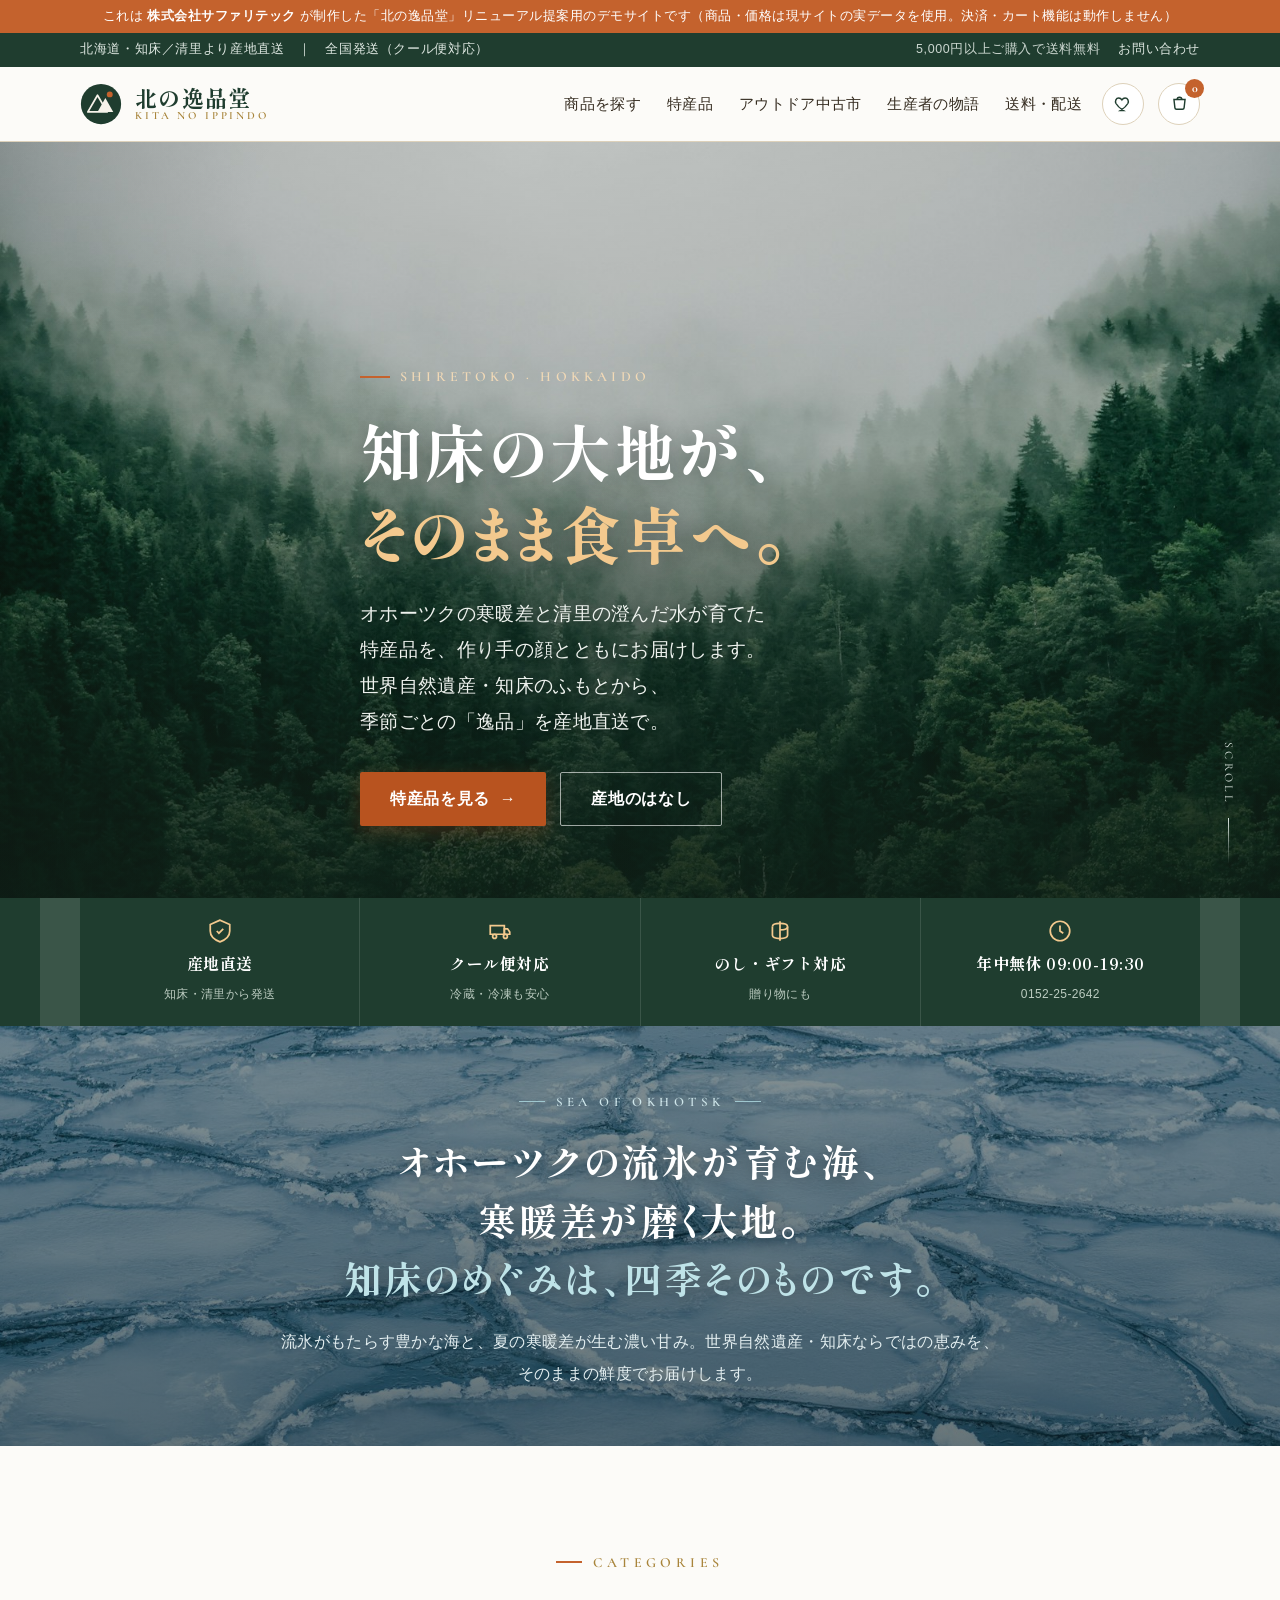
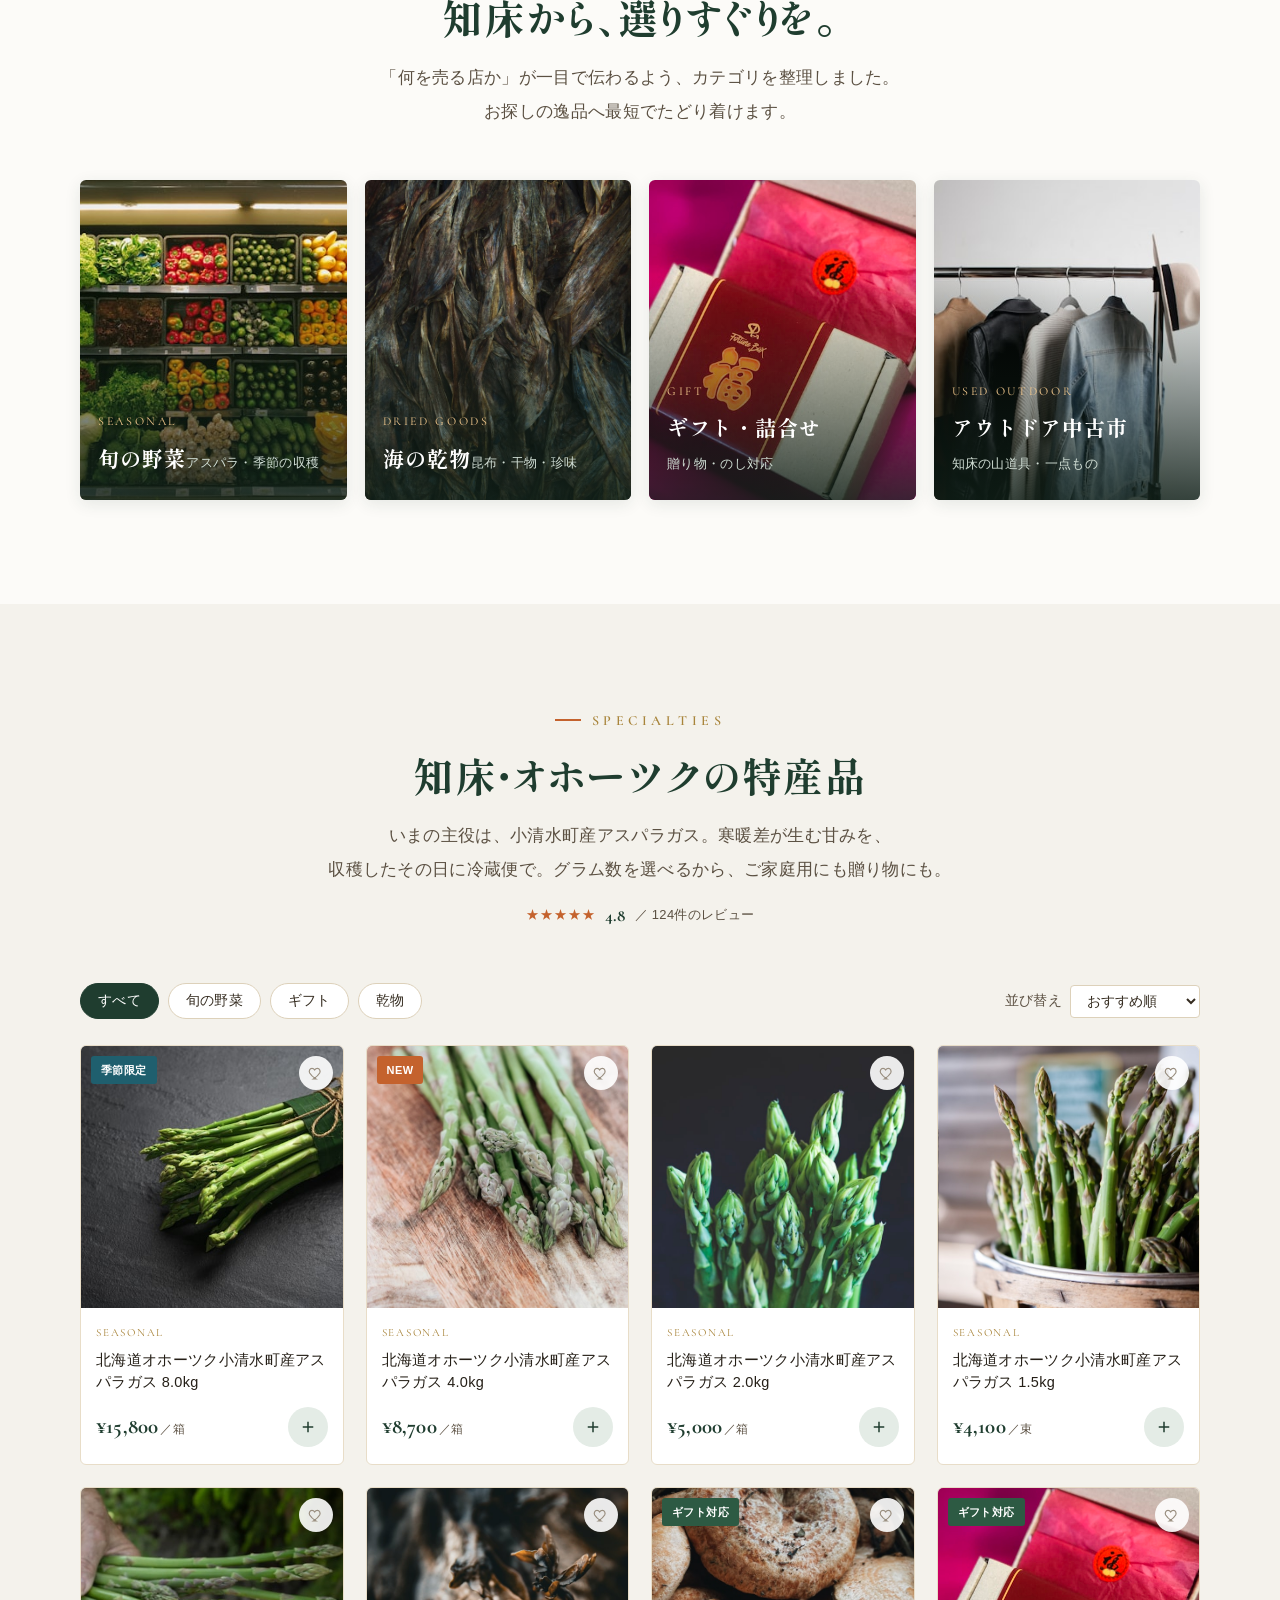
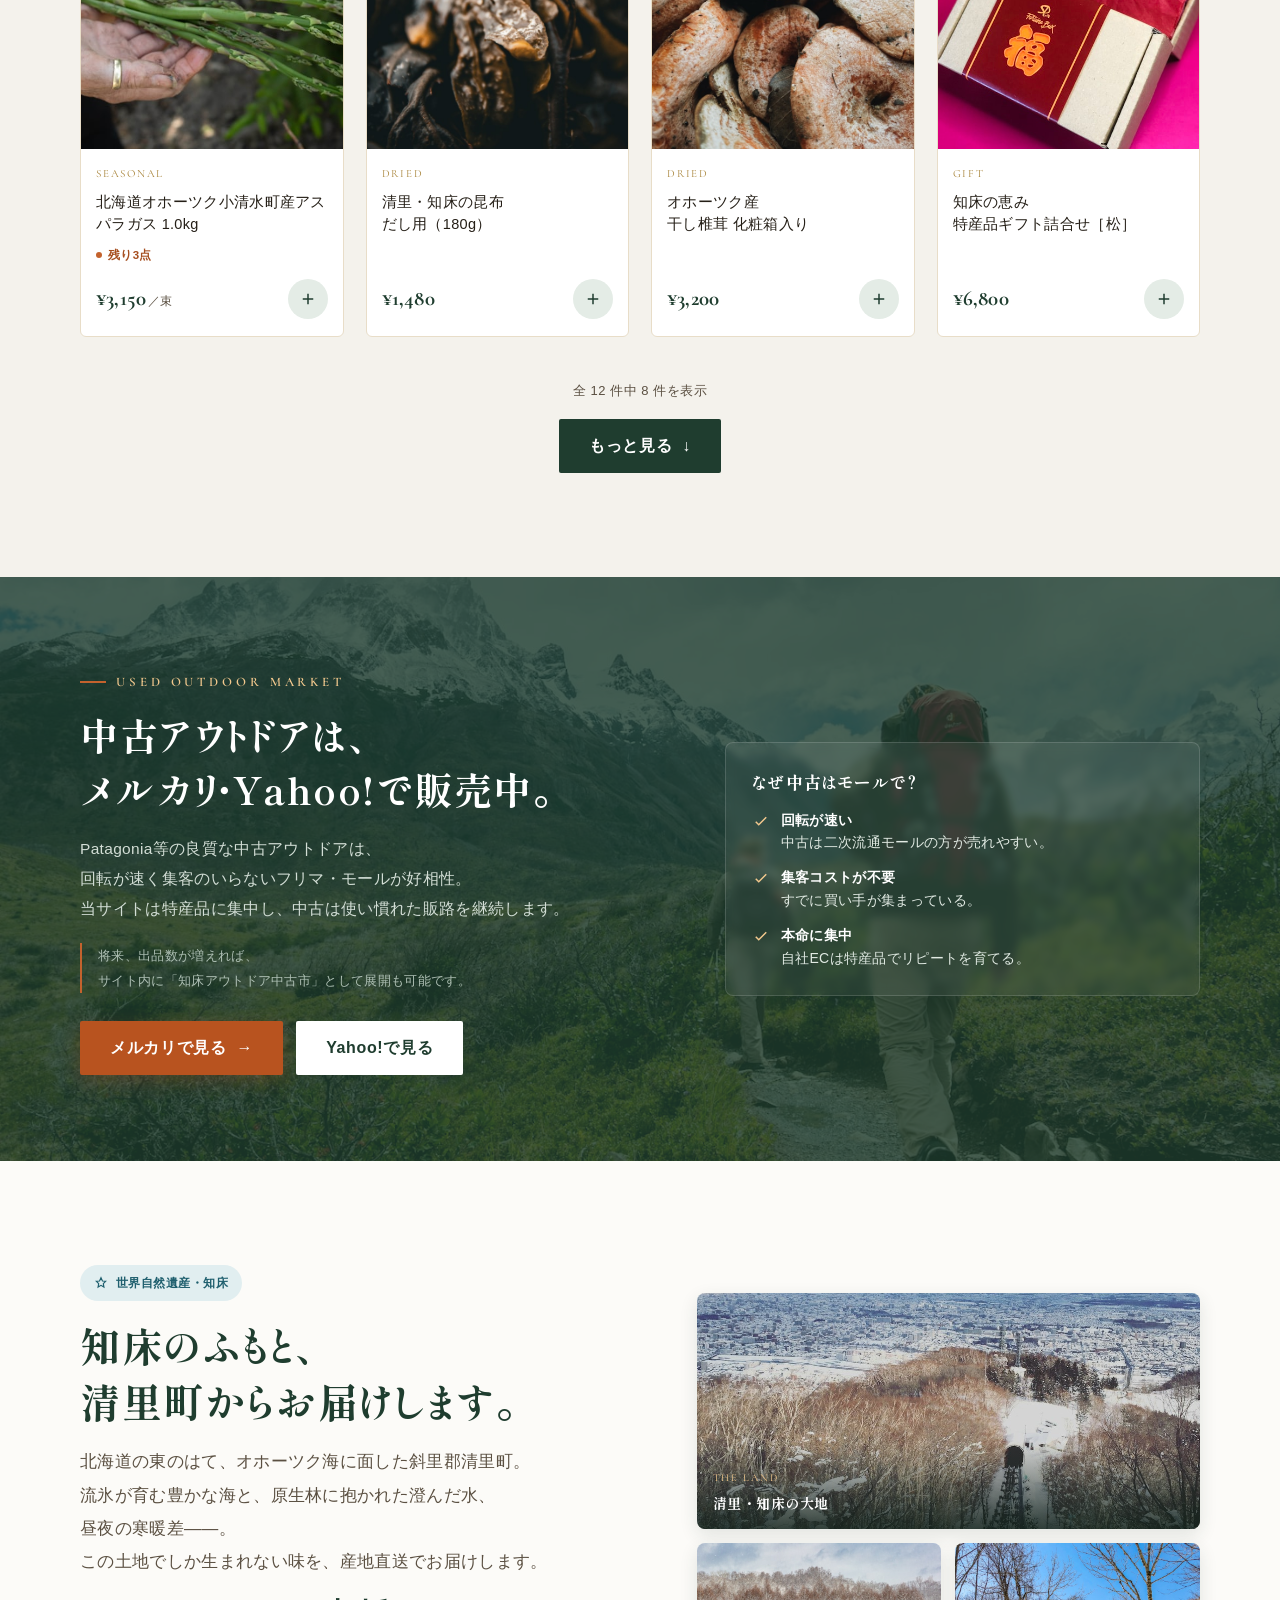
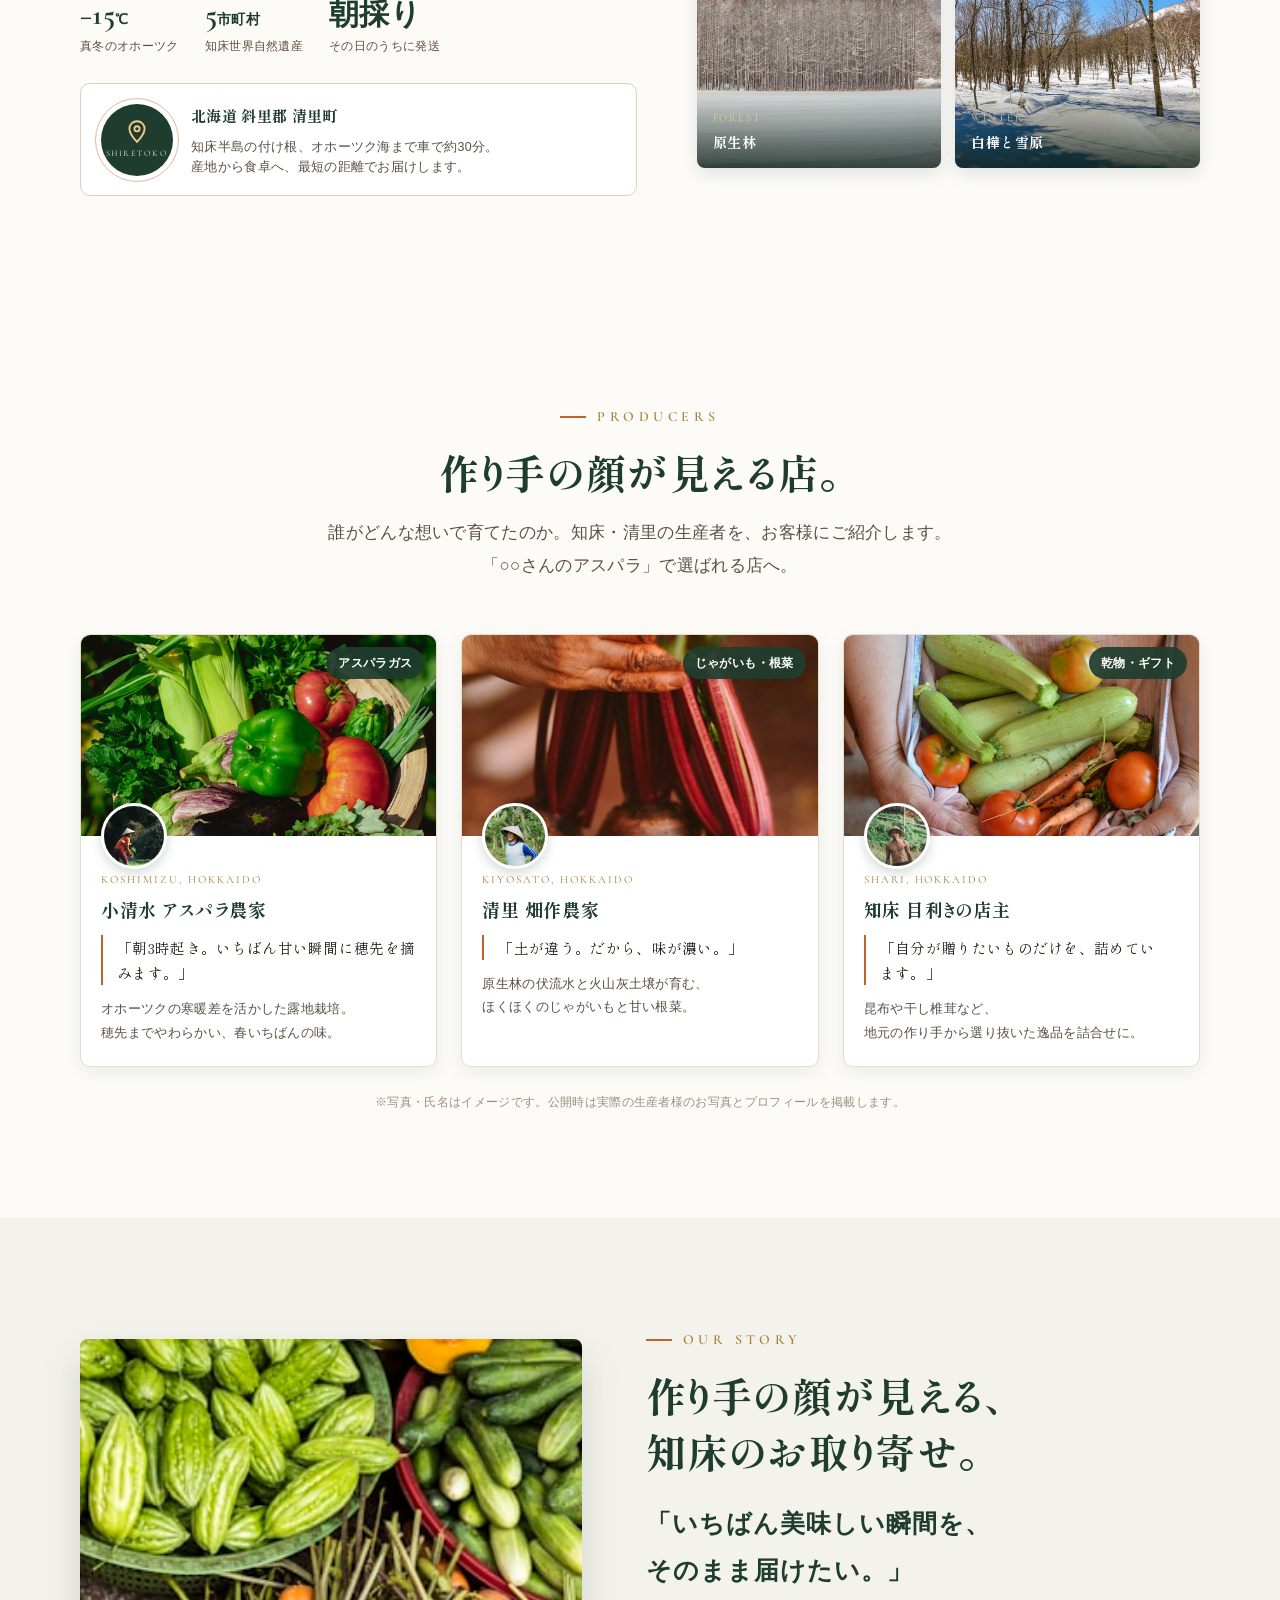
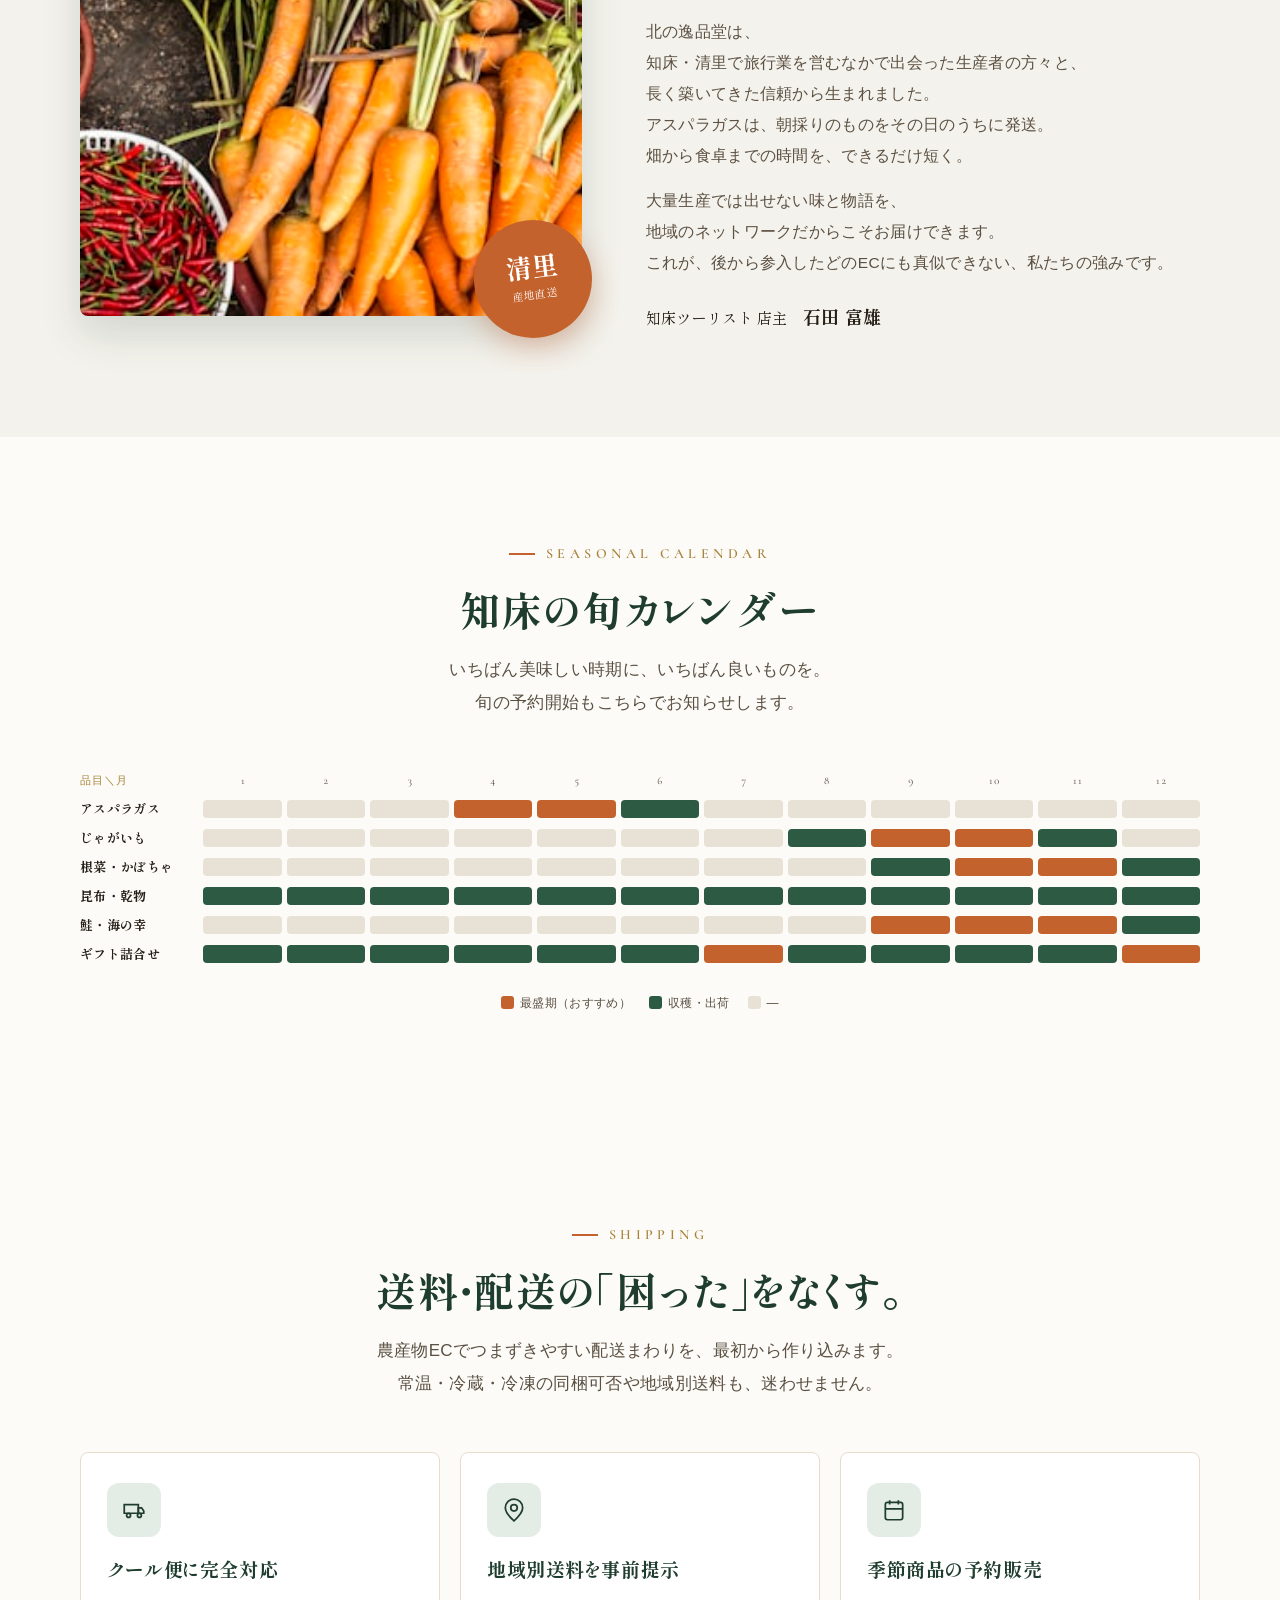
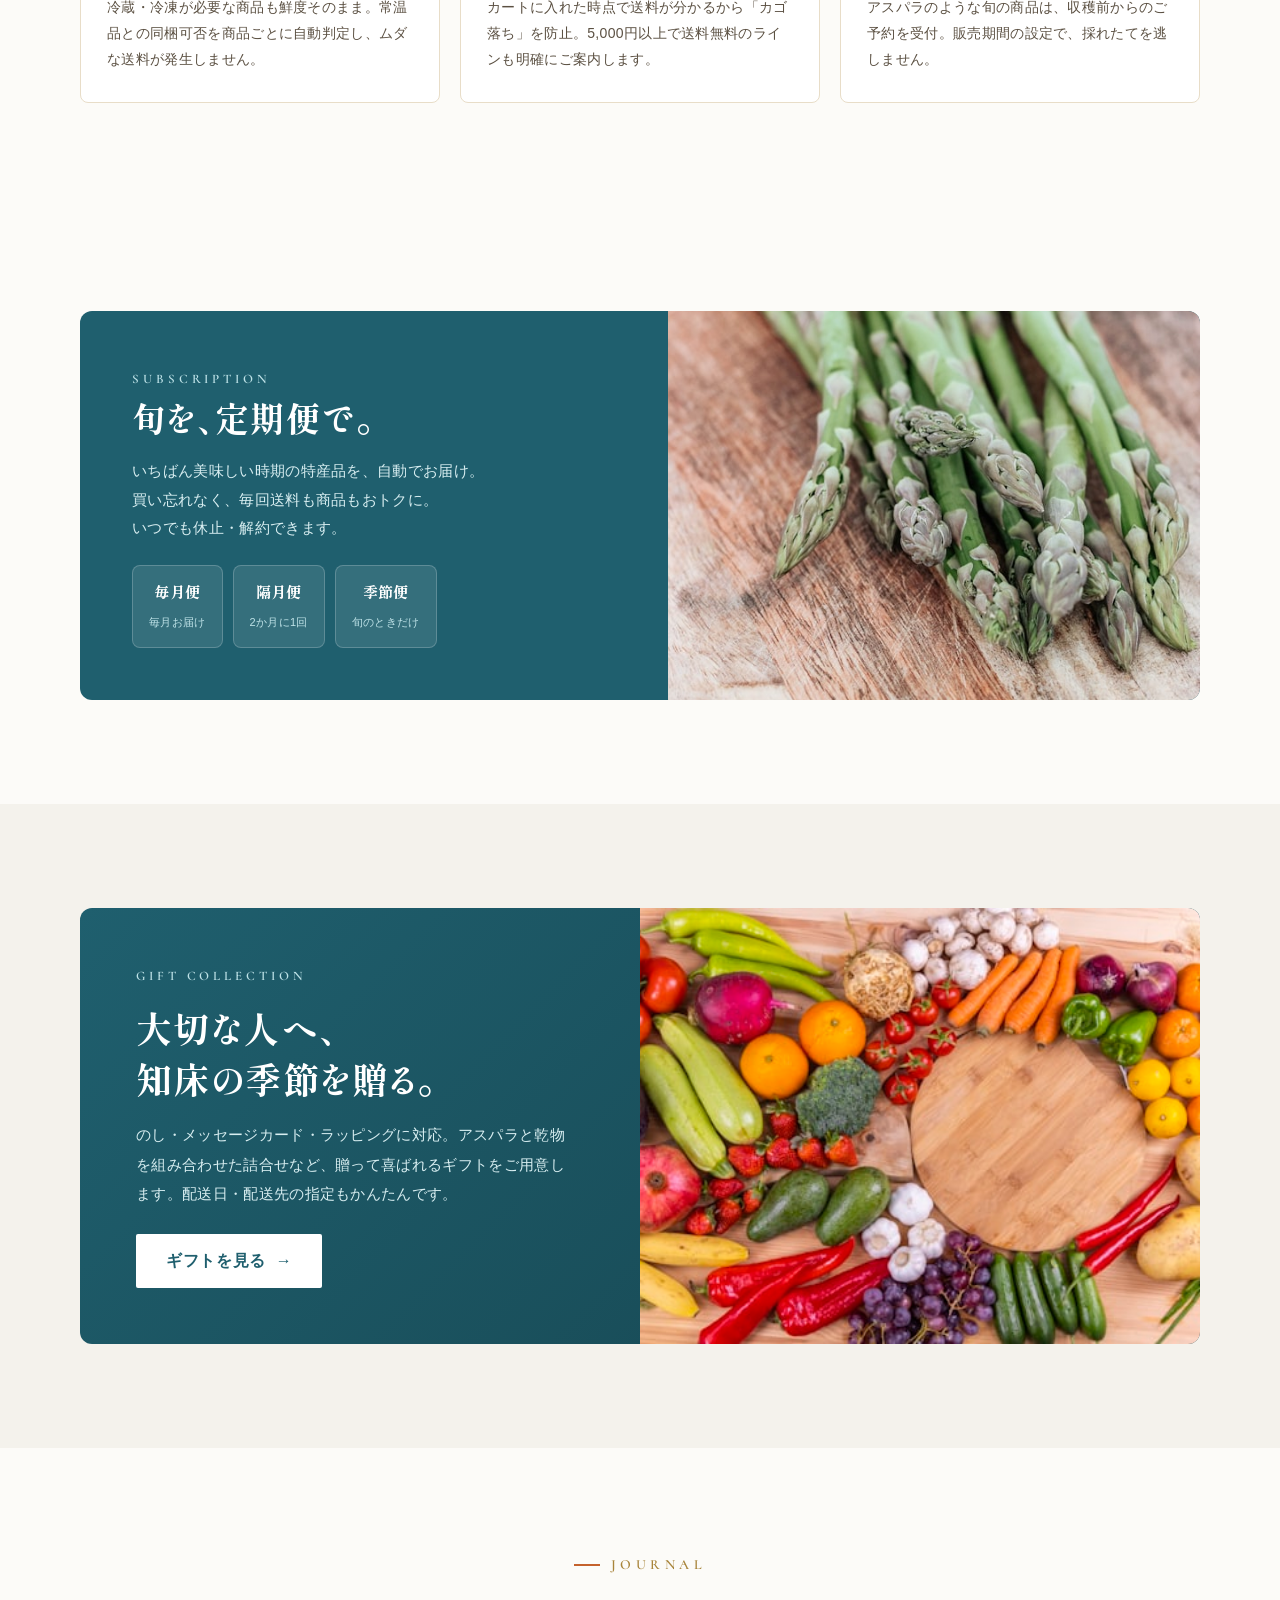
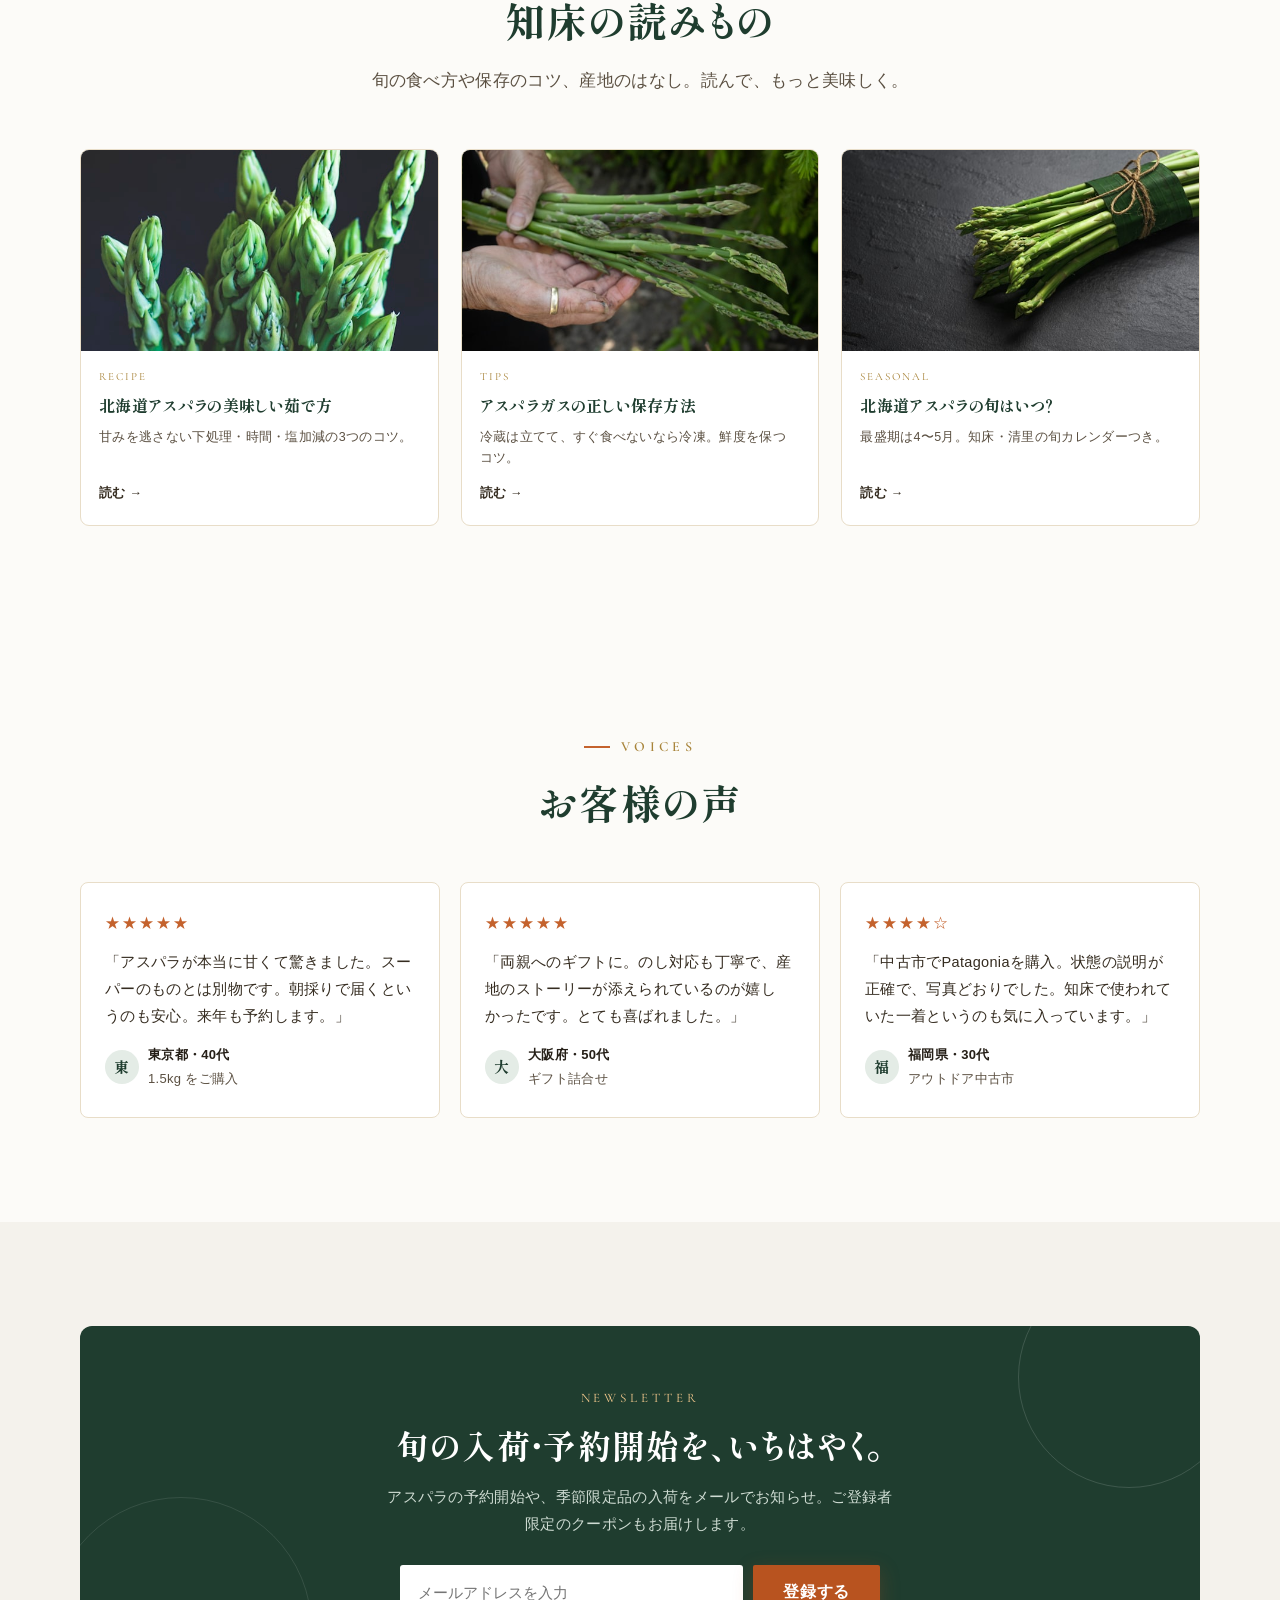
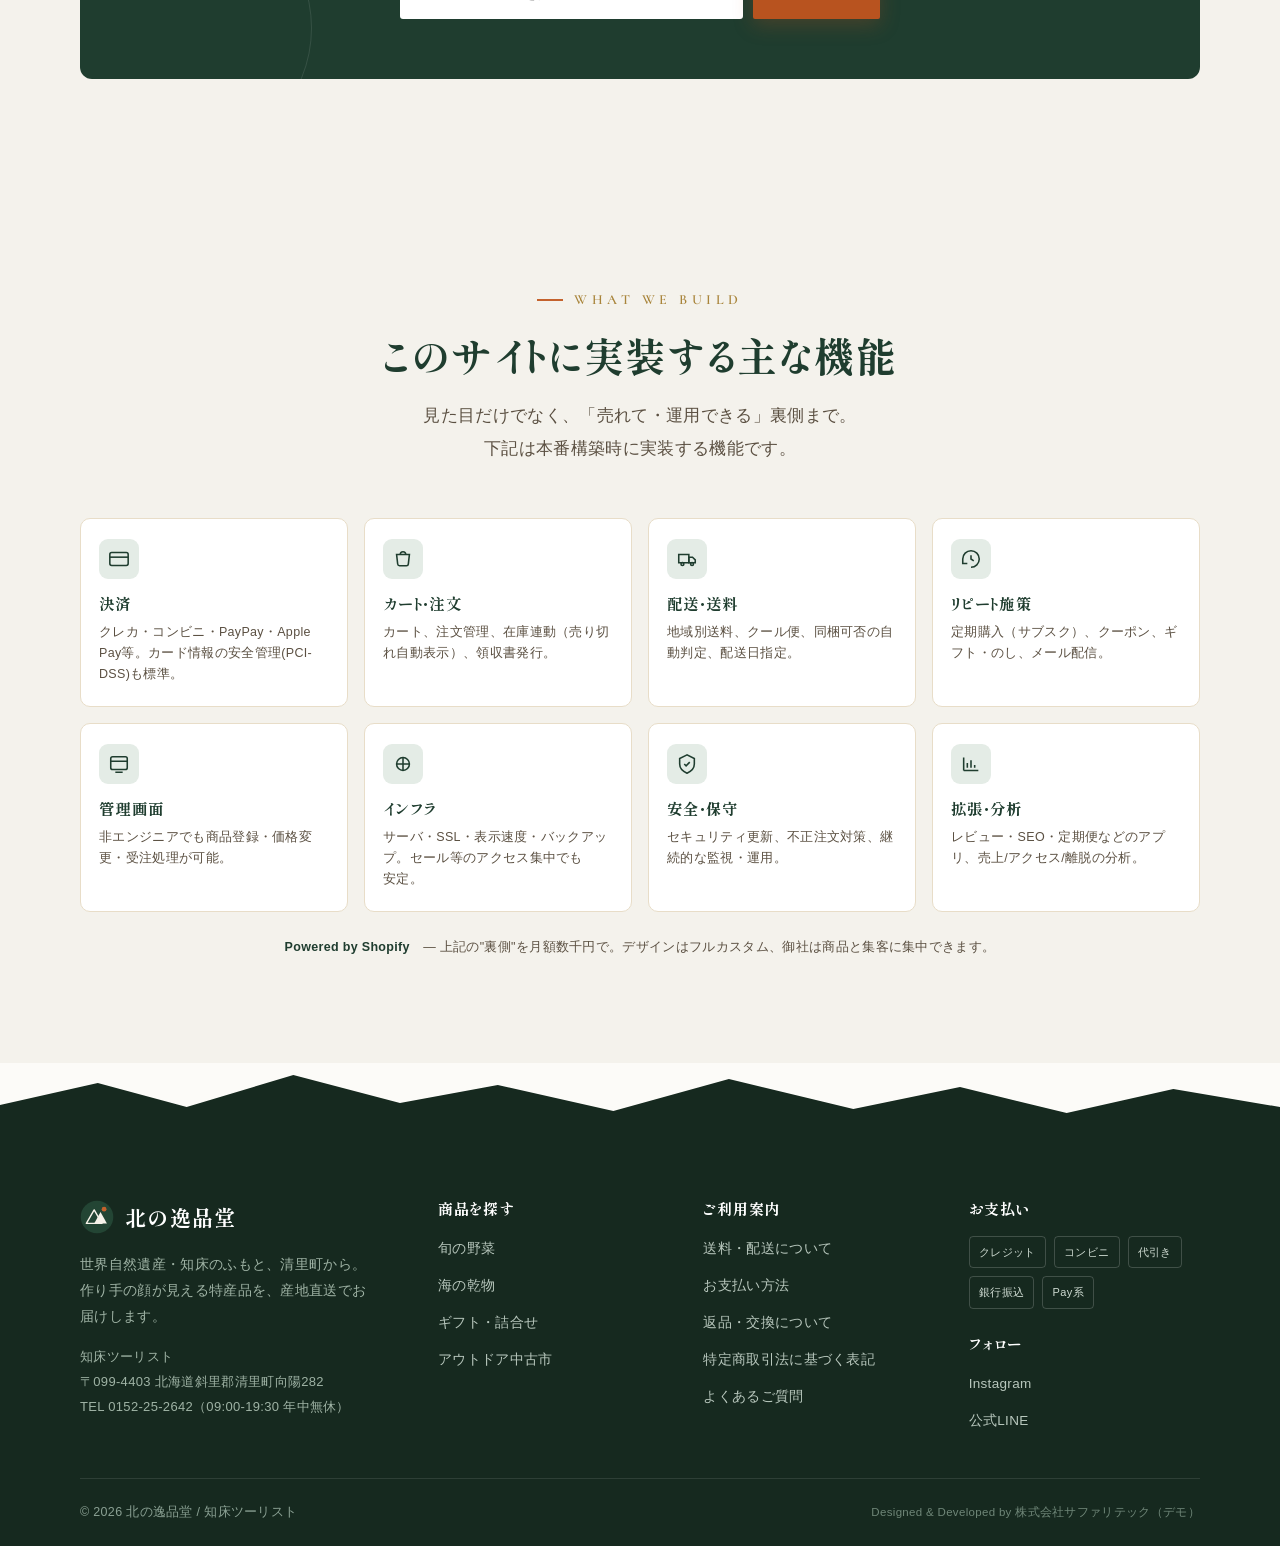
<file: index.html>
<!DOCTYPE html>
<html lang="ja">
<head>
<script>document.documentElement.className+=' js';</script>
<meta charset="UTF-8" />
<meta name="viewport" content="width=device-width, initial-scale=1.0" />
<title>北の逸品堂｜知床・清里の特産品お取り寄せ｜知床ツーリスト</title>
<meta name="description" content="北海道・知床、オホーツクの大地が育てた特産品をお届けする「北の逸品堂」。小清水町産アスパラガス、地場の農産物・乾物を産地直送。作り手の顔が見える、知床からのお取り寄せ。" />
<meta name="robots" content="noindex,nofollow" />
<link rel="icon" href="data:image/svg+xml,<svg xmlns='http://www.w3.org/2000/svg' viewBox='0 0 32 32'><rect width='32' height='32' fill='%23f7f3ea'/><path d='M6 22 L13 9 L20 22 Z' fill='none' stroke='%231f3d2f' stroke-width='1.8' stroke-linejoin='round'/><path d='M13 22 L19 11 L25 22 Z' fill='%231f3d2f'/><circle cx='23' cy='8' r='2.4' fill='%23c4622d'/></svg>" />
<meta property="og:type" content="website" />
<meta property="og:title" content="北の逸品堂｜知床・清里の特産品お取り寄せ" />
<meta property="og:description" content="オホーツクの大地が育てた特産品を、知床から産地直送。" />
<meta property="og:locale" content="ja_JP" />
<link rel="preconnect" href="https://fonts.googleapis.com" />
<link rel="preconnect" href="https://fonts.gstatic.com" crossorigin />
<link href="https://fonts.googleapis.com/css2?family=Shippori+Mincho+B1:wght@500;600;700;800&family=Zen+Kaku+Gothic+New:wght@400;500;700&family=Cormorant:ital,wght@0,500;0,600;1,500&display=swap" rel="stylesheet" />
<style>
  :root{
    /* 紙・オフホワイトベース（白寄り） */
    --paper:#FCFBF8; --paper-2:#F4F2EC; --paper-3:#E8E2D6;
    /* 知床の森 — 主役色 */
    --forest:#1F3D2F; --forest-2:#2D5A43; --forest-soft:#e4ece6; --forest-deep:#16302457;
    /* オホーツクの藍 — 寒色アクセント */
    --ocean:#1f5f6e; --ocean-soft:#e1eef0;
    /* 実りの暖色 — アクション色 */
    --autumn:#c4622d; --autumn-deep:#a64f20; --autumn-soft:#f7e9df;
    /* CTA（白文字でコントラスト確保） */
    --cta:#b8531f; --cta-h:#9d4419;
    /* ink */
    --ink:#251f17; --ink-2:#352c20; --ink-soft:#5b5042;
    --gold:#a8843a; --line:#ddd1ba; --line-soft:#e8ddc8;
    --white:#ffffff;
    --mincho:"Shippori Mincho B1", serif;
    --gothic:"Zen Kaku Gothic New", "Noto Sans JP", sans-serif;
    --eng:"Cormorant", serif;
    --maxw:1200px;
    --ease:cubic-bezier(.16,1,.3,1);
  }
  *{box-sizing:border-box;margin:0;padding:0;}
  html{scroll-behavior:smooth;scroll-padding-top:118px;}
  body{
    font-family:var(--gothic); color:var(--ink-2); background:var(--paper);
    font-size:16px; line-height:1.85; font-weight:400; letter-spacing:.02em;
    -webkit-font-smoothing:antialiased; text-rendering:optimizeLegibility;
    overflow-x:hidden;
    text-wrap:pretty; line-break:strict; word-break:normal; overflow-wrap:anywhere;
  }
  p{text-wrap:pretty;}
  /* 文節（フレーズ）単位で折り返し、句の途中での泣き別れを防ぐ */
  .np{display:inline-block;}
  h1,h2,h3,h4,.mincho{font-feature-settings:"palt" 1;}
  h1,h2,h3,h4{word-break:keep-all;overflow-wrap:anywhere;line-height:1.5;font-weight:700;text-wrap:balance;}
  img{max-width:100%;display:block;}
  a{color:inherit;text-decoration:none;}
  button{font-family:inherit;}
  ::selection{background:var(--forest);color:var(--paper);}
  .wrap{max-width:var(--maxw);margin:0 auto;padding:0 clamp(18px,5vw,40px);}
  .mincho{font-family:var(--mincho);}
  .num,.eng{font-family:var(--eng);font-variant-numeric:tabular-nums;}
  :focus-visible{outline:3px solid var(--autumn);outline-offset:3px;border-radius:2px;}
  .skip{position:absolute;left:-9999px;top:0;background:var(--forest);color:#fff;padding:13px 20px;z-index:400;font-size:15px;}
  .skip:focus{left:0;top:0;}

  /* ---------- セクション見出し ---------- */
  .sec-tag{font-family:var(--eng);font-size:14px;letter-spacing:.32em;color:var(--gold);font-weight:600;text-transform:uppercase;display:inline-flex;align-items:center;gap:11px;margin-bottom:14px;}
  .sec-tag::before{content:"";width:26px;height:2px;background:var(--autumn);display:inline-block;}
  .sec-title{font-family:var(--mincho);font-size:clamp(26px,4.2vw,40px);color:var(--forest);letter-spacing:.04em;line-height:1.4;}
  .sec-lead{margin-top:16px;color:var(--ink-soft);font-size:clamp(15px,1.7vw,17px);max-width:680px;line-height:1.95;}

  /* reveal */
  .js .reveal{opacity:0;transform:translateY(20px);transition:opacity .8s var(--ease),transform .8s var(--ease);}
  .reveal.in{opacity:1;transform:none;}
  .js .reveal[data-d="1"]{transition-delay:.08s;}
  .js .reveal[data-d="2"]{transition-delay:.16s;}
  .js .reveal[data-d="3"]{transition-delay:.24s;}

  /* ---------- ボタン ---------- */
  .btn{display:inline-flex;align-items:center;justify-content:center;gap:10px;font-size:16px;letter-spacing:.04em;font-weight:700;min-height:54px;padding:14px 30px;border-radius:2px;border:0;cursor:pointer;line-height:1.4;transition:background .25s var(--ease),transform .25s var(--ease),box-shadow .25s var(--ease),color .25s var(--ease),border-color .25s;}
  .btn .arw{transition:transform .3s var(--ease);}
  .btn:hover .arw{transform:translateX(4px);}
  .btn-cta{background:var(--cta);color:#fff;box-shadow:0 6px 20px rgba(184,83,31,.26);}
  .btn-cta:hover{background:var(--cta-h);transform:translateY(-2px);box-shadow:0 10px 26px rgba(184,83,31,.32);}
  .btn-forest{background:var(--forest);color:#fff;}
  .btn-forest:hover{background:var(--forest-2);transform:translateY(-2px);}
  .btn-ghost{background:transparent;color:var(--forest);border:1.5px solid var(--forest);}
  .btn-ghost:hover{background:var(--forest);color:#fff;}

  /* ============ ヘッダー ============ */
  .topbar{background:var(--forest);color:#dfe8e2;font-size:12.5px;letter-spacing:.05em;}
  .topbar .wrap{display:flex;justify-content:space-between;align-items:center;min-height:34px;gap:16px;}
  .topbar a{color:#dfe8e2;}
  .topbar .tb-r{display:flex;gap:18px;}
  .topbar .tb-r span{opacity:.9;}
  @media(max-width:700px){.topbar .tb-l{display:none;} .topbar .wrap{justify-content:center;}}

  header.site{position:sticky;top:0;z-index:200;background:rgba(252,251,248,.93);backdrop-filter:blur(10px);border-bottom:1px solid var(--line);}
  .hd{display:flex;align-items:center;gap:20px;min-height:74px;}
  .brand{display:flex;align-items:center;gap:13px;margin-right:auto;}
  .brand .logo{width:42px;height:42px;flex:none;}
  .brand .bn{font-family:var(--mincho);font-weight:800;font-size:22px;color:var(--forest);letter-spacing:.06em;line-height:1.15;}
  .brand .bs{display:block;font-family:var(--eng);font-size:11px;letter-spacing:.26em;color:var(--gold);text-transform:uppercase;font-weight:600;}
  .nav{display:flex;gap:26px;align-items:center;}
  .nav a{font-size:15px;font-weight:500;color:var(--ink-2);position:relative;padding:4px 0;}
  .nav a::after{content:"";position:absolute;left:0;bottom:-2px;width:0;height:2px;background:var(--autumn);transition:width .3s var(--ease);}
  .nav a:hover::after{width:100%;}
  .hd-act{display:flex;align-items:center;gap:14px;}
  .ico-btn{width:42px;height:42px;display:inline-flex;align-items:center;justify-content:center;border-radius:50%;border:1px solid var(--line);background:var(--white);position:relative;cursor:pointer;color:var(--forest);transition:.2s;}
  .ico-btn:hover{border-color:var(--forest);background:var(--forest-soft);}
  .ico-btn .cart-n{position:absolute;top:-5px;right:-5px;background:var(--autumn);color:#fff;font-family:var(--eng);font-weight:700;font-size:12px;min-width:19px;height:19px;border-radius:10px;display:flex;align-items:center;justify-content:center;padding:0 4px;}
  .burger{display:none;width:42px;height:42px;border:1px solid var(--line);background:var(--white);border-radius:8px;cursor:pointer;flex-direction:column;gap:5px;align-items:center;justify-content:center;color:var(--forest);}
  .burger span{width:20px;height:2px;background:currentColor;}
  @media(max-width:920px){.nav{display:none;} .burger{display:flex;}}

  /* ============ ヒーロー ============ */
  .hero{position:relative;min-height:clamp(560px,84vh,760px);display:flex;align-items:flex-end;color:#fff;overflow:hidden;}
  .hero .bg{position:absolute;inset:0;background:linear-gradient(180deg,rgba(16,32,24,.25) 0%,rgba(16,32,24,.20) 40%,rgba(16,32,24,.78) 100%),url('assets/img/hero-forest.jpg') center 30%/cover no-repeat;background-color:#1a3327;}
  .hero .bg::after{content:"";position:absolute;inset:0;background:radial-gradient(120% 80% at 80% 10%, transparent 50%, rgba(16,32,24,.35) 100%);}
  .hero .wrap{position:relative;padding-bottom:clamp(48px,8vh,90px);padding-top:90px;}
  .hero .eyebrow{display:inline-flex;align-items:center;gap:10px;font-family:var(--eng);font-size:14px;letter-spacing:.3em;text-transform:uppercase;color:#f1d9b6;font-weight:600;margin-bottom:20px;}
  .hero .eyebrow::before{content:"";width:30px;height:2px;background:var(--autumn);}
  .hero h1{font-family:var(--mincho);font-weight:800;font-size:clamp(32px,6vw,62px);line-height:1.32;letter-spacing:.04em;text-shadow:0 2px 24px rgba(0,0,0,.35);}
  .hero h1 em{font-style:normal;color:#f3c98e;}
  .hero p.lead{margin-top:22px;max-width:560px;font-size:clamp(15px,1.9vw,18.5px);line-height:1.95;color:#eef2ee;text-shadow:0 1px 10px rgba(0,0,0,.4);}
  .hero .cta-row{margin-top:32px;display:flex;gap:14px;flex-wrap:wrap;}
  .hero .scroll-hint{position:absolute;right:clamp(18px,5vw,40px);bottom:34px;writing-mode:vertical-rl;font-family:var(--eng);font-size:12px;letter-spacing:.28em;color:#dfe8e2;display:flex;align-items:center;gap:14px;}
  .hero .scroll-hint::after{content:"";width:1px;height:46px;background:linear-gradient(#dfe8e2,transparent);}
  @media(max-width:700px){.hero .scroll-hint{display:none;}}

  /* 信頼バッジ帯 */
  .trust{background:var(--forest);color:#e7efe9;}
  .trust .wrap{display:grid;grid-template-columns:repeat(4,1fr);gap:1px;background:rgba(255,255,255,.12);}
  .trust .ti{background:var(--forest);padding:20px 18px;text-align:center;display:flex;flex-direction:column;gap:5px;align-items:center;}
  .trust .ti svg{color:#f3c98e;}
  .trust .ti b{font-family:var(--mincho);font-size:16px;color:#fff;font-weight:700;letter-spacing:.03em;}
  .trust .ti span{font-size:12px;color:#bcccc1;letter-spacing:.03em;}
  @media(max-width:760px){.trust .wrap{grid-template-columns:repeat(2,1fr);} }

  /* ============ カテゴリ導線 ============ */
  .section{padding:clamp(56px,9vw,104px) 0;}
  .section.tint{background:var(--paper-2);}
  .sec-head{text-align:center;margin-bottom:clamp(34px,5vw,52px);display:flex;flex-direction:column;align-items:center;}
  .sec-head .sec-lead{text-align:center;margin-left:auto;margin-right:auto;}

  .cat-grid{display:grid;grid-template-columns:repeat(4,1fr);gap:18px;}
  .cat{position:relative;border-radius:6px;overflow:hidden;aspect-ratio:3/3.6;display:flex;align-items:flex-end;color:#fff;box-shadow:0 4px 16px rgba(31,61,47,.10);transition:transform .4s var(--ease),box-shadow .4s var(--ease);}
  .cat:hover{transform:translateY(-5px);box-shadow:0 16px 34px rgba(31,61,47,.20);}
  .cat .ci{position:absolute;inset:0;background-size:cover;background-position:center;background-color:var(--forest-2);transition:transform .6s var(--ease);}
  .cat:hover .ci{transform:scale(1.06);}
  .cat::after{content:"";position:absolute;inset:0;background:linear-gradient(180deg,transparent 30%,rgba(16,32,24,.82) 100%);}
  .cat .cc{position:relative;padding:20px 18px 22px;z-index:2;width:100%;}
  .cat .cc .jp{font-family:var(--mincho);font-size:21px;font-weight:700;letter-spacing:.05em;}
  .cat .cc .en{font-family:var(--eng);font-size:12px;letter-spacing:.22em;text-transform:uppercase;color:#f3c98e;display:block;margin-bottom:6px;}
  .cat .cc .n{font-size:12.5px;color:#cfdcd3;margin-top:6px;display:inline-flex;align-items:center;gap:6px;}
  @media(max-width:920px){.cat-grid{grid-template-columns:repeat(2,1fr);} }

  /* ============ 商品グリッド ============ */
  .toolbar{display:flex;justify-content:space-between;align-items:center;gap:16px;flex-wrap:wrap;margin-bottom:26px;}
  .chips{display:flex;gap:9px;flex-wrap:wrap;}
  .chip{font-size:13.5px;font-weight:500;padding:8px 17px;border-radius:30px;border:1px solid var(--line);background:var(--white);color:var(--ink-2);cursor:pointer;transition:.2s;letter-spacing:.02em;}
  .chip:hover{border-color:var(--forest);}
  .chip.on{background:var(--forest);color:#fff;border-color:var(--forest);}
  .sortbox{font-size:13.5px;color:var(--ink-soft);display:flex;align-items:center;gap:8px;}
  .sortbox select{font-family:inherit;font-size:13.5px;padding:7px 12px;border:1px solid var(--line);border-radius:4px;background:var(--white);color:var(--ink-2);}

  .pgrid{display:grid;grid-template-columns:repeat(4,1fr);gap:22px;}
  @media(max-width:980px){.pgrid{grid-template-columns:repeat(3,1fr);} }
  @media(max-width:680px){.pgrid{grid-template-columns:repeat(2,1fr);gap:14px;} }

  .card{background:var(--white);border:1px solid var(--line-soft);border-radius:6px;overflow:hidden;display:flex;flex-direction:column;transition:transform .35s var(--ease),box-shadow .35s var(--ease),border-color .35s;position:relative;}
  .card:hover{transform:translateY(-5px);box-shadow:0 14px 30px rgba(31,61,47,.14);border-color:var(--line);}
  .card .ph{position:relative;aspect-ratio:1/1;overflow:hidden;background:var(--paper-2);}
  .card .ph .pi{position:absolute;inset:0;background-size:cover;background-position:center;background-color:var(--forest-soft);transition:transform .6s var(--ease);}
  .card:hover .ph .pi{transform:scale(1.07);}
  .card .badges{position:absolute;top:10px;left:10px;display:flex;flex-direction:column;gap:6px;z-index:3;}
  .badge{font-size:11px;font-weight:700;letter-spacing:.04em;padding:4px 10px;border-radius:3px;color:#fff;backdrop-filter:blur(2px);}
  .badge.new{background:var(--autumn);}
  .badge.season{background:var(--ocean);}
  .badge.gift{background:var(--forest-2);}
  .badge.one{background:#6a4a8a;}
  .card .fav{position:absolute;top:10px;right:10px;width:34px;height:34px;border-radius:50%;background:rgba(255,255,255,.9);border:0;display:flex;align-items:center;justify-content:center;cursor:pointer;color:#9a8f80;z-index:3;transition:.2s;}
  .card .fav:hover{color:var(--autumn);transform:scale(1.1);}
  .card .body{padding:15px 15px 17px;display:flex;flex-direction:column;flex:1;}
  .card .ct{font-family:var(--eng);font-size:11px;letter-spacing:.16em;text-transform:uppercase;color:var(--gold);margin-bottom:6px;}
  .card h3{font-size:14.5px;font-weight:500;line-height:1.55;color:var(--ink);margin-bottom:auto;min-height:44px;}
  .card .meta{display:flex;align-items:flex-end;justify-content:space-between;gap:8px;margin-top:13px;}
  .card .price{font-family:var(--eng);font-weight:700;font-size:21px;color:var(--forest);letter-spacing:.01em;}
  .card .price small{font-family:var(--gothic);font-size:11.5px;color:var(--ink-soft);font-weight:400;margin-left:2px;}
  .card .add{width:40px;height:40px;border-radius:50%;background:var(--forest-soft);border:0;color:var(--forest);display:flex;align-items:center;justify-content:center;cursor:pointer;transition:.22s;flex:none;}
  .card .add:hover{background:var(--forest);color:#fff;transform:rotate(90deg);}
  .card.sold .ph::after{content:"SOLD OUT";position:absolute;inset:0;background:rgba(37,31,23,.55);color:#fff;font-family:var(--eng);font-size:20px;letter-spacing:.18em;font-weight:600;display:flex;align-items:center;justify-content:center;z-index:2;}
  .card.sold .add{background:#e7e0d2;color:#b3a895;cursor:not-allowed;}
  .card.sold .add:hover{transform:none;}
  .card.sold .price{color:var(--ink-soft);}
  .card .stockline{font-size:11.5px;color:var(--autumn-deep);margin-top:9px;display:flex;align-items:center;gap:6px;font-weight:600;}
  .card .stockline i{width:6px;height:6px;border-radius:50%;background:var(--autumn);display:inline-block;animation:pulse 1.8s infinite;}
  @keyframes pulse{0%,100%{opacity:1;}50%{opacity:.3;}}
  .more-row{text-align:center;margin-top:42px;}
  .more-row .count{display:block;font-size:13px;color:var(--ink-soft);margin-bottom:16px;letter-spacing:.04em;}

  /* ============ 帯（中古アウトドア区画） ============ */
  .split{background:var(--forest);color:#eef2ee;position:relative;overflow:hidden;}
  .split::before{content:"";position:absolute;inset:0;background:url('assets/img/split-bg.jpg') center/cover;opacity:.18;}
  .split .wrap{position:relative;display:grid;grid-template-columns:1.1fr .9fr;gap:clamp(30px,5vw,64px);align-items:center;padding:clamp(52px,8vw,86px) clamp(18px,5vw,40px);}
  .split .lab{font-family:var(--eng);font-size:13px;letter-spacing:.3em;text-transform:uppercase;color:#f3c98e;font-weight:600;margin-bottom:14px;display:inline-flex;align-items:center;gap:10px;}
  .split .lab::before{content:"";width:26px;height:2px;background:var(--autumn);}
  .split h2{font-family:var(--mincho);font-size:clamp(24px,3.6vw,38px);color:#fff;line-height:1.42;letter-spacing:.04em;}
  .split p{margin-top:18px;color:#d3ded6;line-height:1.95;font-size:15.5px;max-width:520px;}
  .split .note{margin-top:18px;font-size:13px;color:#aebfb4;padding-left:16px;border-left:2px solid var(--autumn);}
  .split .sbtn{margin-top:28px;display:flex;gap:13px;flex-wrap:wrap;}
  .split .panel{background:rgba(255,255,255,.06);border:1px solid rgba(255,255,255,.14);border-radius:8px;padding:26px;backdrop-filter:blur(4px);}
  .split .panel h4{font-family:var(--mincho);font-size:17px;color:#fff;margin-bottom:14px;letter-spacing:.04em;}
  .split .panel ul{list-style:none;display:flex;flex-direction:column;gap:13px;}
  .split .panel li{display:flex;gap:11px;font-size:14px;color:#e1eae3;line-height:1.6;}
  .split .panel li svg{color:#f3c98e;flex:none;margin-top:3px;}
  @media(max-width:860px){.split .wrap{grid-template-columns:1fr;} }

  /* ============ 生産者ストーリー ============ */
  .story .wrap{display:grid;grid-template-columns:.95fr 1.05fr;gap:clamp(30px,5vw,64px);align-items:center;}
  .story .imgwrap{position:relative;}
  .story .imgwrap .main{border-radius:8px;overflow:hidden;aspect-ratio:4/4.6;background:var(--paper-3);box-shadow:0 18px 40px rgba(31,61,47,.16);}
  .story .imgwrap .main .pi{width:100%;height:100%;background:url('assets/img/veg-dark.jpg') center/cover;}
  .story .imgwrap .stamp{position:absolute;bottom:-22px;right:-10px;background:var(--autumn);color:#fff;border-radius:50%;width:118px;height:118px;display:flex;flex-direction:column;align-items:center;justify-content:center;text-align:center;font-family:var(--mincho);box-shadow:0 10px 26px rgba(184,83,31,.3);transform:rotate(-7deg);}
  .story .imgwrap .stamp b{font-size:26px;line-height:1;}
  .story .imgwrap .stamp span{font-size:11px;letter-spacing:.05em;margin-top:5px;}
  .story blockquote{font-family:var(--mincho);font-size:clamp(19px,2.4vw,25px);color:var(--forest);line-height:1.85;letter-spacing:.04em;margin:22px 0;font-weight:600;}
  .story p{color:var(--ink-soft);line-height:2;font-size:15.5px;margin-bottom:14px;}
  .story .sig{margin-top:22px;font-family:var(--mincho);font-size:15px;color:var(--ink);}
  .story .sig b{font-size:18px;}
  @media(max-width:860px){.story .wrap{grid-template-columns:1fr;} .story .imgwrap{max-width:440px;margin:0 auto;} }

  /* ============ 安心の配送 ============ */
  .ship-grid{display:grid;grid-template-columns:repeat(3,1fr);gap:20px;}
  .scard{background:var(--white);border:1px solid var(--line-soft);border-radius:8px;padding:30px 26px;transition:.3s;}
  .scard:hover{transform:translateY(-4px);box-shadow:0 12px 28px rgba(31,61,47,.10);}
  .scard .ic{width:54px;height:54px;border-radius:12px;background:var(--forest-soft);color:var(--forest);display:flex;align-items:center;justify-content:center;margin-bottom:18px;}
  .scard h3{font-family:var(--mincho);font-size:19px;color:var(--forest);margin-bottom:11px;letter-spacing:.03em;}
  .scard p{font-size:14px;color:var(--ink-soft);line-height:1.85;}
  @media(max-width:820px){.ship-grid{grid-template-columns:1fr;} }

  /* ============ ギフト/特集 ============ */
  .feature{background:linear-gradient(135deg,var(--ocean) 0%,#16454f 100%);color:#fff;border-radius:12px;overflow:hidden;display:grid;grid-template-columns:1fr 1fr;}
  .feature .fc{padding:clamp(34px,5vw,56px);display:flex;flex-direction:column;justify-content:center;}
  .feature .lab{font-family:var(--eng);font-size:13px;letter-spacing:.3em;text-transform:uppercase;color:#bfe3e8;font-weight:600;margin-bottom:14px;}
  .feature h2{font-family:var(--mincho);font-size:clamp(24px,3.4vw,36px);line-height:1.42;letter-spacing:.04em;}
  .feature p{margin-top:16px;color:#d8eef1;line-height:1.95;font-size:15px;max-width:440px;}
  .feature .fbtn{margin-top:26px;}
  .feature .fimg{background:url('assets/img/abundance.jpg') center/cover;min-height:280px;}
  @media(max-width:760px){.feature{grid-template-columns:1fr;} .feature .fimg{order:-1;min-height:220px;} }

  /* ============ レビュー ============ */
  .rev-grid{display:grid;grid-template-columns:repeat(3,1fr);gap:20px;}
  .rev{background:var(--white);border:1px solid var(--line-soft);border-radius:8px;padding:26px 24px;display:flex;flex-direction:column;gap:13px;}
  .rev .stars{color:var(--autumn);letter-spacing:2px;font-size:15px;}
  .rev p{font-size:14.5px;color:var(--ink-2);line-height:1.85;flex:1;}
  .rev .who{font-size:13px;color:var(--ink-soft);display:flex;align-items:center;gap:9px;}
  .rev .who b{color:var(--ink);font-weight:700;}
  .rev .who .av{width:34px;height:34px;border-radius:50%;background:var(--forest-soft);color:var(--forest);display:flex;align-items:center;justify-content:center;font-family:var(--mincho);font-weight:700;font-size:15px;flex:none;}
  @media(max-width:820px){.rev-grid{grid-template-columns:1fr;} }

  /* ============ メルマガ ============ */
  .news{background:var(--forest);color:#fff;border-radius:12px;padding:clamp(38px,6vw,60px);text-align:center;position:relative;overflow:hidden;}
  .news::before{content:"";position:absolute;top:-60px;right:-40px;width:220px;height:220px;border:1px solid rgba(255,255,255,.14);border-radius:50%;}
  .news::after{content:"";position:absolute;bottom:-80px;left:-30px;width:260px;height:260px;border:1px solid rgba(255,255,255,.10);border-radius:50%;}
  .news .lab{font-family:var(--eng);letter-spacing:.3em;font-size:13px;color:#f3c98e;text-transform:uppercase;margin-bottom:12px;position:relative;}
  .news h2{font-family:var(--mincho);font-size:clamp(23px,3.2vw,33px);position:relative;letter-spacing:.04em;line-height:1.45;}
  .news p{margin-top:14px;color:#cfdcd3;max-width:520px;margin-left:auto;margin-right:auto;position:relative;font-size:14.5px;}
  .news form{margin-top:28px;display:flex;gap:10px;max-width:480px;margin-left:auto;margin-right:auto;position:relative;}
  .news input{flex:1;min-height:54px;border:0;border-radius:3px;padding:0 18px;font-family:inherit;font-size:15px;color:var(--ink);}
  @media(max-width:520px){.news form{flex-direction:column;} }

  /* ============ フッター ============ */
  footer{background:#16291f;color:#b8c7bd;padding:clamp(48px,7vw,72px) 0 0;font-size:14px;}
  .ft-top{display:grid;grid-template-columns:1.4fr 1fr 1fr 1fr;gap:34px;padding-bottom:44px;border-bottom:1px solid rgba(255,255,255,.10);}
  .ft-brand .bn{font-family:var(--mincho);font-size:21px;color:#fff;font-weight:800;letter-spacing:.06em;display:flex;align-items:center;gap:11px;}
  .ft-brand p{margin-top:16px;line-height:1.9;font-size:13.5px;color:#9fb3a5;max-width:300px;}
  .ft-brand .addr{margin-top:16px;font-size:13px;line-height:1.9;color:#9fb3a5;}
  .ft-col h4{font-family:var(--mincho);color:#fff;font-size:15px;margin-bottom:16px;letter-spacing:.05em;}
  .ft-col ul{list-style:none;display:flex;flex-direction:column;gap:11px;}
  .ft-col a{color:#b8c7bd;font-size:13.5px;transition:.2s;}
  .ft-col a:hover{color:#f3c98e;padding-left:3px;}
  .pay{display:flex;gap:8px;flex-wrap:wrap;margin-top:6px;}
  .pay span{font-size:11px;padding:5px 9px;border:1px solid rgba(255,255,255,.18);border-radius:4px;color:#cdd9d0;letter-spacing:.04em;}
  .ft-bot{display:flex;justify-content:space-between;align-items:center;gap:14px;padding:22px 0;flex-wrap:wrap;}
  .ft-bot .cp{font-size:12.5px;color:#8aa093;}
  .ft-bot .credit{font-size:11.5px;color:#6f8678;}
  @media(max-width:820px){.ft-top{grid-template-columns:1fr 1fr;gap:28px;} }
  @media(max-width:520px){.ft-top{grid-template-columns:1fr;} }

  /* ============ デモ表示バナー ============ */
  .demobar{background:var(--autumn);color:#fff;text-align:center;font-size:12.5px;padding:7px 14px;letter-spacing:.04em;line-height:1.5;}
  .demobar b{font-weight:700;}

  /* ============ カートトースト ============ */
  .toast{position:fixed;left:50%;bottom:28px;transform:translateX(-50%) translateY(120px);background:var(--forest);color:#fff;padding:15px 26px;border-radius:6px;box-shadow:0 12px 34px rgba(0,0,0,.28);font-size:14.5px;z-index:500;display:flex;align-items:center;gap:11px;opacity:0;transition:transform .45s var(--ease),opacity .45s;}
  .toast.show{transform:translateX(-50%) translateY(0);opacity:1;}
  .toast svg{color:#f3c98e;}

  /* ============ モバイルドロワー ============ */
  .drawer{position:fixed;inset:0;z-index:300;visibility:hidden;}
  .drawer .ov{position:absolute;inset:0;background:rgba(22,41,31,.5);opacity:0;transition:.3s;}
  .drawer .pn{position:absolute;top:0;right:0;height:100%;width:min(82vw,330px);background:var(--paper);transform:translateX(100%);transition:transform .35s var(--ease);padding:26px 24px;display:flex;flex-direction:column;gap:6px;overflow-y:auto;}
  .drawer.open{visibility:visible;}
  .drawer.open .ov{opacity:1;}
  .drawer.open .pn{transform:none;}
  .drawer .dh{display:flex;justify-content:space-between;align-items:center;margin-bottom:18px;}
  .drawer .dh .bn{font-family:var(--mincho);font-size:19px;color:var(--forest);font-weight:800;}
  .drawer .x{width:40px;height:40px;border:1px solid var(--line);background:#fff;border-radius:8px;cursor:pointer;font-size:20px;color:var(--forest);}
  .drawer nav a{padding:14px 8px;border-bottom:1px solid var(--line-soft);font-size:16px;font-weight:500;color:var(--ink-2);display:flex;justify-content:space-between;align-items:center;}
  .drawer nav a:hover{color:var(--forest);}
  .drawer .dcta{margin-top:20px;}

  /* ============ 知床シーンバンド（流氷など） ============ */
  .scene{position:relative;min-height:clamp(300px,46vw,420px);display:flex;align-items:center;justify-content:center;text-align:center;color:#fff;overflow:hidden;}
  .scene .sbg{position:absolute;inset:0;background-size:cover;background-position:center;background-color:#16323a;}
  .scene::after{content:"";position:absolute;inset:0;background:linear-gradient(180deg,rgba(15,34,40,.5) 0%,rgba(15,34,40,.62) 100%);}
  .scene .inner{position:relative;z-index:2;max-width:780px;padding:48px 24px;}
  .scene .lab{font-family:var(--eng);font-size:13px;letter-spacing:.34em;text-transform:uppercase;color:#cfe6ea;font-weight:600;display:inline-flex;align-items:center;gap:11px;margin-bottom:18px;}
  .scene .lab::before,.scene .lab::after{content:"";width:26px;height:1.5px;background:#9fc7cf;display:inline-block;}
  .scene h2{font-family:var(--mincho);font-size:clamp(24px,3.6vw,38px);line-height:1.55;letter-spacing:.06em;color:#fff;text-shadow:0 2px 18px rgba(0,0,0,.35);}
  .scene h2 em{font-style:normal;color:#bfe3e8;}
  .scene p{margin-top:18px;color:#e3eef0;font-size:clamp(14px,1.6vw,16px);line-height:1.95;}

  /* ============ 産地（知床・清里） ============ */
  .origin .o-grid{display:grid;grid-template-columns:1.05fr .95fr;gap:clamp(30px,5vw,60px);align-items:center;}
  .origin .o-tiles{display:grid;grid-template-columns:1fr 1fr;grid-template-rows:auto auto;gap:14px;}
  .origin .tile{position:relative;border-radius:8px;overflow:hidden;box-shadow:0 6px 18px rgba(31,61,47,.12);}
  .origin .tile .ti{width:100%;height:100%;background-size:cover;background-position:center;transition:transform .6s var(--ease);}
  .origin .tile:hover .ti{transform:scale(1.06);}
  .origin .tile.big{grid-column:1 / -1;aspect-ratio:16/7.5;}
  .origin .tile.sm{aspect-ratio:1/0.92;}
  .origin .tile .cap{position:absolute;left:0;bottom:0;right:0;padding:18px 16px 12px;background:linear-gradient(180deg,transparent,rgba(16,32,24,.82));color:#fff;}
  .origin .tile .cap b{font-family:var(--mincho);font-size:14px;font-weight:700;letter-spacing:.04em;display:block;}
  .origin .tile .cap span{font-family:var(--eng);font-size:10.5px;letter-spacing:.18em;text-transform:uppercase;color:#f3c98e;}
  .origin .o-text .badge-wsh{display:inline-flex;align-items:center;gap:8px;background:var(--ocean-soft);color:var(--ocean);font-size:12px;font-weight:700;padding:7px 14px;border-radius:30px;letter-spacing:.04em;margin-bottom:16px;}
  .origin .o-text .facts{display:flex;gap:26px;margin-top:22px;flex-wrap:wrap;}
  .origin .o-text .fact .n{font-family:var(--eng);font-size:30px;font-weight:700;color:var(--forest);line-height:1;}
  .origin .o-text .fact .l{font-size:12px;color:var(--ink-soft);margin-top:5px;}
  /* 北海道マップ */
  .hokkaido{display:flex;align-items:center;gap:18px;margin-top:26px;padding:18px 20px;background:var(--white);border:1px solid var(--line);border-radius:10px;}
  .hokkaido .hk-badge{flex:none;width:72px;height:72px;border-radius:50%;background:var(--forest);color:#f3c98e;display:flex;flex-direction:column;align-items:center;justify-content:center;gap:2px;position:relative;}
  .hokkaido .hk-badge::after{content:"";position:absolute;inset:-6px;border-radius:50%;border:1.5px solid var(--autumn);opacity:.45;}
  .hokkaido .hk-badge .en{font-family:var(--eng);font-size:8.5px;letter-spacing:.18em;text-transform:uppercase;color:#cfe6ea;}
  .hokkaido .hk-t .hk-place{font-family:var(--mincho);font-size:15px;color:var(--forest);font-weight:700;}
  .hokkaido .hk-t p{font-size:12.5px;color:var(--ink-soft);margin-top:5px;line-height:1.6;}
  @media(max-width:860px){.origin .o-grid{grid-template-columns:1fr;}}

  /* ============ 知床連山シルエット ディバイダー ============ */
  .ridge{display:block;width:100%;height:64px;color:var(--forest);margin-bottom:-1px;}
  .ridge.flip{transform:rotate(180deg);}

  /* ============ 生産者紹介 ============ */
  .producers .p-grid{display:grid;grid-template-columns:repeat(3,1fr);gap:24px;}
  .pcard{background:var(--white);border:1px solid var(--line-soft);border-radius:10px;overflow:hidden;box-shadow:0 6px 18px rgba(31,61,47,.08);transition:transform .35s var(--ease),box-shadow .35s var(--ease);}
  .pcard:hover{transform:translateY(-5px);box-shadow:0 16px 32px rgba(31,61,47,.15);}
  .pcard .pimg{aspect-ratio:3/1.7;background-size:cover;background-position:center;position:relative;}
  .pcard .pimg .crop{position:absolute;right:12px;top:12px;background:rgba(31,61,47,.92);color:#fff;font-size:12px;font-weight:700;padding:5px 12px;border-radius:30px;letter-spacing:.03em;}
  .pcard .pbody{padding:34px 20px 22px;position:relative;}
  .pcard .pface{width:66px;height:66px;border-radius:50%;border:3px solid #fff;box-shadow:0 4px 12px rgba(31,61,47,.2);background-size:cover;background-position:center;position:absolute;top:-33px;left:20px;background-color:var(--forest-soft);}
  .pcard .pregion{font-family:var(--eng);font-size:11px;letter-spacing:.18em;text-transform:uppercase;color:var(--gold);}
  .pcard h3{font-family:var(--mincho);font-size:18px;color:var(--forest);margin-top:5px;letter-spacing:.03em;}
  .pcard .quote{font-family:var(--mincho);font-size:14.5px;color:var(--ink);line-height:1.75;margin-top:12px;padding-left:14px;border-left:2.5px solid var(--autumn);}
  .pcard p.bio{font-size:13px;color:var(--ink-soft);line-height:1.8;margin-top:12px;}
  .producers .pnote{text-align:center;font-size:12px;color:#9b907e;margin-top:24px;}
  @media(max-width:860px){.producers .p-grid{grid-template-columns:1fr;max-width:420px;margin:0 auto;}}

  /* ============ 旬カレンダー ============ */
  .seasoncal .calwrap{overflow-x:auto;padding-bottom:6px;}
  .cal-grid{display:grid;grid-template-columns:118px repeat(12,1fr);gap:5px;align-items:center;min-width:720px;}
  .cal-grid .mh{font-family:var(--eng);font-size:11px;color:var(--ink-soft);text-align:center;font-variant-numeric:tabular-nums;}
  .cal-grid .corner{font-size:11px;color:var(--gold);font-family:var(--eng);letter-spacing:.1em;}
  .cal-grid .rl{font-size:13px;color:var(--ink);font-weight:700;font-family:var(--mincho);}
  .cal-grid .cell{height:18px;border-radius:4px;background:var(--paper-3);}
  .cal-grid .cell.on{background:var(--forest-2);}
  .cal-grid .cell.peak{background:var(--autumn);}
  .seasoncal .callegend{display:flex;gap:18px;justify-content:center;margin-top:20px;font-size:12px;color:var(--ink-soft);}
  .seasoncal .callegend i{display:inline-block;width:13px;height:13px;border-radius:3px;margin-right:6px;vertical-align:-2px;}

  /* ============ 定期便バンド ============ */
  .subs{background:var(--ocean);color:#fff;border-radius:12px;overflow:hidden;display:grid;grid-template-columns:1.05fr .95fr;}
  .subs .sc{padding:clamp(32px,5vw,52px);}
  .subs .lab{font-family:var(--eng);font-size:13px;letter-spacing:.3em;text-transform:uppercase;color:#bfe3e8;font-weight:600;margin-bottom:13px;}
  .subs h2{font-family:var(--mincho);font-size:clamp(23px,3.2vw,34px);line-height:1.45;letter-spacing:.04em;}
  .subs p{margin-top:15px;color:#d8eef1;line-height:1.9;font-size:15px;max-width:440px;}
  .subs .plans{display:flex;gap:10px;margin-top:22px;flex-wrap:wrap;}
  .subs .plan{background:rgba(255,255,255,.1);border:1px solid rgba(255,255,255,.2);border-radius:8px;padding:12px 16px;text-align:center;}
  .subs .plan b{font-family:var(--mincho);font-size:15px;display:block;}
  .subs .plan span{font-size:11px;color:#bfe3e8;}
  .subs .simg{background-size:cover;background-position:center;min-height:260px;}
  @media(max-width:760px){.subs{grid-template-columns:1fr;} .subs .simg{order:-1;min-height:200px;}}

  /* レビュー集計バッジ */
  .revbadge{display:inline-flex;align-items:center;gap:9px;margin-top:14px;font-size:13px;color:var(--ink-soft);}
  .revbadge .stars{color:var(--autumn);letter-spacing:1px;}
  .revbadge b{font-family:var(--eng);font-size:17px;color:var(--forest);}

  /* ============ 実装する主な機能（Powered by Shopify） ============ */
  .caps{background:var(--paper-2);}
  .caps .cap-grid{display:grid;grid-template-columns:repeat(4,1fr);gap:16px;}
  .capcard{background:var(--white);border:1px solid var(--line-soft);border-radius:10px;padding:20px 18px;}
  .capcard .ic{width:40px;height:40px;border-radius:9px;background:var(--forest-soft);color:var(--forest);display:flex;align-items:center;justify-content:center;margin-bottom:13px;}
  .capcard h3{font-family:var(--mincho);font-size:15.5px;color:var(--forest);margin-bottom:7px;letter-spacing:.02em;}
  .capcard p{font-size:12.5px;color:var(--ink-soft);line-height:1.7;}
  .caps .powered{text-align:center;margin-top:24px;font-size:12.5px;color:var(--ink-soft);}
  .caps .powered b{color:var(--forest);font-weight:700;}
  @media(max-width:920px){.caps .cap-grid{grid-template-columns:repeat(2,1fr);}}
  @media(max-width:520px){.caps .cap-grid{grid-template-columns:1fr;}}

  /* ============ 読みもの（コラム） ============ */
  .reading .r-grid{display:grid;grid-template-columns:repeat(3,1fr);gap:22px;}
  .acard{background:var(--white);border:1px solid var(--line-soft);border-radius:9px;overflow:hidden;display:flex;flex-direction:column;transition:transform .35s var(--ease),box-shadow .35s var(--ease);}
  .acard:hover{transform:translateY(-5px);box-shadow:0 14px 30px rgba(31,61,47,.14);}
  .acard .ai{aspect-ratio:16/9;background-size:cover;background-position:center;}
  .acard .ab{padding:16px 18px 20px;display:flex;flex-direction:column;flex:1;}
  .acard .at{font-family:var(--eng);font-size:11px;letter-spacing:.18em;text-transform:uppercase;color:var(--gold);}
  .acard h3{font-family:var(--mincho);font-size:16px;color:var(--forest);margin-top:6px;line-height:1.55;}
  .acard p{font-size:12.5px;color:var(--ink-soft);line-height:1.7;margin-top:9px;flex:1;}
  .acard .more{font-size:12.5px;color:var(--autumn-d);font-weight:700;margin-top:12px;}
  @media(max-width:860px){.reading .r-grid{grid-template-columns:1fr;max-width:420px;margin:0 auto;}}
</style>
<link rel="canonical" href="https://shiretokotourist.com/ec/" />
<!-- 構造化データ（JSON-LD）: 検索結果に店舗情報・価格・★を出すためのSEO実装デモ -->
<script type="application/ld+json">
{
  "@context": "https://schema.org",
  "@type": "Store",
  "name": "北の逸品堂",
  "image": "https://kobayashiyk.github.io/kita-no-ippindo-renewal-preview/assets/img/hero-forest.jpg",
  "description": "北海道・知床、オホーツクの大地が育てた特産品を産地直送でお届けするオンラインストア。",
  "url": "https://shiretokotourist.com/ec/",
  "telephone": "+81-152-25-2642",
  "priceRange": "¥¥",
  "address": {
    "@type": "PostalAddress",
    "postalCode": "099-4403",
    "addressRegion": "北海道",
    "addressLocality": "斜里郡清里町",
    "streetAddress": "向陽282",
    "addressCountry": "JP"
  },
  "openingHours": "Mo-Su 09:00-19:30",
  "parentOrganization": { "@type": "Organization", "name": "知床ツーリスト" }
}
</script>
<script type="application/ld+json">
{
  "@context": "https://schema.org",
  "@type": "Product",
  "name": "北海道オホーツク小清水町産アスパラガス",
  "image": "https://kobayashiyk.github.io/kita-no-ippindo-renewal-preview/assets/img/asparagus1.jpg",
  "description": "オホーツクの寒暖差が育てた、朝採り産地直送のグリーンアスパラガス。",
  "brand": { "@type": "Brand", "name": "北の逸品堂" },
  "aggregateRating": { "@type": "AggregateRating", "ratingValue": "4.8", "reviewCount": "124" },
  "offers": {
    "@type": "AggregateOffer",
    "priceCurrency": "JPY",
    "lowPrice": "3150",
    "highPrice": "15800",
    "offerCount": "5",
    "availability": "https://schema.org/InStock"
  }
}
</script>
</head>
<body>
<a href="#main" class="skip">本文へスキップ</a>

<div class="demobar">これは <b>株式会社サファリテック</b> が制作した「北の逸品堂」リニューアル提案用のデモサイトです（商品・価格は現サイトの実データを使用。決済・カート機能は動作しません）</div>

<!-- TOPBAR -->
<div class="topbar">
  <div class="wrap">
    <div class="tb-l">北海道・知床／清里より産地直送　｜　全国発送（クール便対応）</div>
    <div class="tb-r">
      <span>5,000円以上ご購入で送料無料</span>
      <a href="#contact">お問い合わせ</a>
    </div>
  </div>
</div>

<!-- HEADER -->
<header class="site">
  <div class="wrap hd">
    <a href="#" class="brand" aria-label="北の逸品堂 トップへ">
      <svg class="logo" viewBox="0 0 48 48" fill="none" aria-hidden="true">
        <circle cx="24" cy="24" r="23" fill="#1F3D2F"/>
        <path d="M9 33 L20 14 L31 33 Z" fill="none" stroke="#F7F3EA" stroke-width="2" stroke-linejoin="round"/>
        <path d="M20 33 L29 17 L38 33 Z" fill="#F7F3EA"/>
        <circle cx="34" cy="13" r="3.4" fill="#C4622D"/>
      </svg>
      <span class="bn">北の逸品堂<span class="bs">Kita no Ippindo</span></span>
    </a>
    <nav class="nav" aria-label="メインメニュー">
      <a href="#categories">商品を探す</a>
      <a href="#products">特産品</a>
      <a href="#outdoor">アウトドア中古市</a>
      <a href="#story">生産者の物語</a>
      <a href="#shipping">送料・配送</a>
    </nav>
    <div class="hd-act">
      <button class="ico-btn" aria-label="お気に入り">
        <svg width="19" height="19" viewBox="0 0 24 24" fill="none" stroke="currentColor" stroke-width="1.8"><path d="M12 21s-7-4.5-9.5-9C1 9 2.5 5 6 5c2 0 3.2 1.2 4 2.4C10.8 6.2 12 5 14 5c3.5 0 5 4 3.5 7-2.5 4.5-9.5 9-9.5 9z"/></svg>
      </button>
      <button class="ico-btn" aria-label="カート" id="cartBtn">
        <svg width="19" height="19" viewBox="0 0 24 24" fill="none" stroke="currentColor" stroke-width="1.8"><path d="M5 7h14l-1.2 10.5a2 2 0 0 1-2 1.8H8.2a2 2 0 0 1-2-1.8L5 7z"/><path d="M9 7a3 3 0 0 1 6 0"/></svg>
        <span class="cart-n" id="cartN">0</span>
      </button>
      <button class="burger" id="burger" aria-label="メニューを開く"><span></span><span></span><span></span></button>
    </div>
  </div>
</header>

<!-- HERO -->
<section class="hero" id="main">
  <div class="bg"></div>
  <div class="wrap">
    <span class="eyebrow">Shiretoko · Hokkaido</span>
    <h1>知床の大地が、<br><em>そのまま食卓へ。</em></h1>
    <p class="lead"><span class="np">オホーツクの寒暖差と清里の澄んだ水が育てた</span><span class="np">特産品を、作り手の顔とともにお届けします。</span><span class="np">世界自然遺産・知床のふもとから、</span><span class="np">季節ごとの「逸品」を産地直送で。</span></p>
    <div class="cta-row">
      <a href="#products" class="btn btn-cta">特産品を見る <span class="arw">→</span></a>
      <a href="#story" class="btn btn-ghost" style="color:#fff;border-color:rgba(255,255,255,.6)">産地のはなし</a>
    </div>
  </div>
  <div class="scroll-hint">SCROLL</div>
</section>

<!-- TRUST -->
<div class="trust">
  <div class="wrap">
    <div class="ti">
      <svg width="26" height="26" viewBox="0 0 24 24" fill="none" stroke="currentColor" stroke-width="1.6"><path d="M12 2 3 6v6c0 5 3.5 8 9 10 5.5-2 9-5 9-10V6l-9-4z"/><path d="m9 12 2 2 4-4"/></svg>
      <b>産地直送</b><span>知床・清里から発送</span>
    </div>
    <div class="ti">
      <svg width="26" height="26" viewBox="0 0 24 24" fill="none" stroke="currentColor" stroke-width="1.6"><path d="M3 7h13v8H3z"/><path d="M16 10h3l2 3v2h-5z"/><circle cx="7" cy="17" r="1.8"/><circle cx="17" cy="17" r="1.8"/></svg>
      <b>クール便対応</b><span>冷蔵・冷凍も安心</span>
    </div>
    <div class="ti">
      <svg width="26" height="26" viewBox="0 0 24 24" fill="none" stroke="currentColor" stroke-width="1.6"><path d="M12 3v18"/><path d="M5 8c0-2 2-3 7-3s7 1 7 3-2 3-7 3"/><path d="M5 8v8c0 2 2 3 7 3s7-1 7-3V8"/></svg>
      <b>のし・ギフト対応</b><span>贈り物にも</span>
    </div>
    <div class="ti">
      <svg width="26" height="26" viewBox="0 0 24 24" fill="none" stroke="currentColor" stroke-width="1.6"><circle cx="12" cy="12" r="9"/><path d="M12 7v5l3 2"/></svg>
      <b>年中無休 09:00-19:30</b><span>0152-25-2642</span>
    </div>
  </div>
</div>

<!-- 知床シーンバンド（オホーツクの流氷） -->
<section class="scene">
  <div class="sbg" style="background-image:url('assets/img/shiretoko-ice.jpg')"></div>
  <div class="inner reveal">
    <span class="lab">Sea of Okhotsk</span>
    <h2><span class="np">オホーツクの流氷が育む海、</span><span class="np">寒暖差が磨く大地。</span><br><em><span class="np">知床のめぐみは、四季そのものです。</span></em></h2>
    <p><span class="np">流氷がもたらす豊かな海と、</span><span class="np">夏の寒暖差が生む濃い甘み。</span><span class="np">世界自然遺産・知床ならではの恵みを、</span><span class="np">そのままの鮮度でお届けします。</span></p>
  </div>
</section>

<!-- カテゴリ -->
<section class="section" id="categories">
  <div class="wrap">
    <div class="sec-head reveal">
      <span class="sec-tag">Categories</span>
      <h2 class="sec-title">知床から、選りすぐりを。</h2>
      <p class="sec-lead"><span class="np">「何を売る店か」が一目で伝わるよう、</span><span class="np">カテゴリを整理しました。</span><span class="np">お探しの逸品へ最短でたどり着けます。</span></p>
    </div>
    <div class="cat-grid">
      <a href="#products" class="cat reveal" data-d="1">
        <div class="ci" style="background-image:url('assets/img/market.jpg')"></div>
        <div class="cc"><span class="en">Seasonal</span><span class="jp">旬の野菜</span><span class="n">アスパラ・季節の収穫</span></div>
      </a>
      <a href="#products" class="cat reveal" data-d="2">
        <div class="ci" style="background-image:url('assets/img/kelp.jpg')"></div>
        <div class="cc"><span class="en">Dried Goods</span><span class="jp">海の乾物</span><span class="n">昆布・干物・珍味</span></div>
      </a>
      <a href="#products" class="cat reveal" data-d="3">
        <div class="ci" style="background-image:url('assets/img/giftbox.jpg')"></div>
        <div class="cc"><span class="en">Gift</span><span class="jp">ギフト・詰合せ</span><span class="n">贈り物・のし対応</span></div>
      </a>
      <a href="#outdoor" class="cat reveal" data-d="3">
        <div class="ci" style="background-image:url('assets/img/rack.jpg')"></div>
        <div class="cc"><span class="en">Used Outdoor</span><span class="jp">アウトドア中古市</span><span class="n">知床の山道具・一点もの</span></div>
      </a>
    </div>
  </div>
</section>

<!-- 特産品グリッド -->
<section class="section tint" id="products">
  <div class="wrap">
    <div class="sec-head reveal">
      <span class="sec-tag">Specialties</span>
      <h2 class="sec-title">知床・オホーツクの特産品</h2>
      <p class="sec-lead"><span class="np">いまの主役は、小清水町産アスパラガス。</span><span class="np">寒暖差が生む甘みを、</span><span class="np">収穫したその日に冷蔵便で。</span><span class="np">グラム数を選べるから、ご家庭用にも贈り物にも。</span></p>
      <div class="revbadge reveal"><span class="stars">★★★★★</span><b>4.8</b><span>／ 124件のレビュー</span></div>
    </div>

    <div class="toolbar reveal">
      <div class="chips" id="chips">
        <button class="chip on" data-f="all">すべて</button>
        <button class="chip" data-f="veg">旬の野菜</button>
        <button class="chip" data-f="gift">ギフト</button>
        <button class="chip" data-f="dried">乾物</button>
      </div>
      <div class="sortbox">
        <span>並び替え</span>
        <select id="sort">
          <option value="rec">おすすめ順</option>
          <option value="low">価格が安い順</option>
          <option value="high">価格が高い順</option>
        </select>
      </div>
    </div>

    <div class="pgrid" id="pgrid"><!-- JSで描画 --></div>

    <div class="more-row">
      <span class="count" id="count"></span>
      <button class="btn btn-forest" id="loadMore">もっと見る <span class="arw">↓</span></button>
    </div>
  </div>
</section>

<!-- 中古アウトドアはモール誘導（特産品に集中） -->
<section class="split" id="outdoor">
  <div class="wrap">
    <div class="reveal">
      <span class="lab">Used Outdoor Market</span>
      <h2>中古アウトドアは、<br>メルカリ・Yahoo!で販売中。</h2>
      <p><span class="np">Patagonia等の良質な中古アウトドアは、</span><span class="np">回転が速く集客のいらないフリマ・モールが好相性。</span><span class="np">当サイトは特産品に集中し、</span><span class="np">中古は使い慣れた販路を継続します。</span></p>
      <p class="note"><span class="np">将来、出品数が増えれば、</span><span class="np">サイト内に「知床アウトドア中古市」として展開も可能です。</span></p>
      <div class="sbtn">
        <a href="#" class="btn btn-cta">メルカリで見る <span class="arw">→</span></a>
        <a href="#" class="btn" style="background:#fff;color:var(--forest)">Yahoo!で見る</a>
      </div>
    </div>
    <div class="panel reveal" data-d="1">
      <h4>なぜ中古はモールで？</h4>
      <ul>
        <li><svg width="18" height="18" viewBox="0 0 24 24" fill="none" stroke="currentColor" stroke-width="2"><path d="m5 13 4 4L19 7"/></svg><span><b style="color:#fff">回転が速い</b><br>中古は二次流通モールの方が売れやすい。</span></li>
        <li><svg width="18" height="18" viewBox="0 0 24 24" fill="none" stroke="currentColor" stroke-width="2"><path d="m5 13 4 4L19 7"/></svg><span><b style="color:#fff">集客コストが不要</b><br>すでに買い手が集まっている。</span></li>
        <li><svg width="18" height="18" viewBox="0 0 24 24" fill="none" stroke="currentColor" stroke-width="2"><path d="m5 13 4 4L19 7"/></svg><span><b style="color:#fff">本命に集中</b><br>自社ECは特産品でリピートを育てる。</span></li>
      </ul>
    </div>
  </div>
</section>

<!-- 産地紹介（知床・清里） -->
<section class="section origin" id="origin">
  <div class="wrap o-grid">
    <div class="o-text reveal">
      <span class="badge-wsh">
        <svg width="14" height="14" viewBox="0 0 24 24" fill="none" stroke="currentColor" stroke-width="2"><path d="M12 3l2.5 5.5L20 9l-4 4 1 6-5-3-5 3 1-6-4-4 5.5-.5z"/></svg>
        世界自然遺産・知床
      </span>
      <h2 class="sec-title" style="text-align:left">知床のふもと、<br>清里町からお届けします。</h2>
      <p class="sec-lead" style="text-align:left;margin-left:0;"><span class="np">北海道の東のはて、オホーツク海に面した斜里郡清里町。</span><span class="np">流氷が育む豊かな海と、原生林に抱かれた澄んだ水、</span><span class="np">昼夜の寒暖差——。</span><span class="np">この土地でしか生まれない味を、産地直送でお届けします。</span></p>
      <div class="facts">
        <div class="fact"><div class="n">−15<small style="font-size:14px;">℃</small></div><div class="l">真冬のオホーツク</div></div>
        <div class="fact"><div class="n">5<small style="font-size:14px;">市町村</small></div><div class="l">知床世界自然遺産</div></div>
        <div class="fact"><div class="n">朝採り</div><div class="l">その日のうちに発送</div></div>
      </div>
      <div class="hokkaido">
        <div class="hk-badge" aria-hidden="true">
          <svg width="26" height="26" viewBox="0 0 24 24" fill="none" stroke="currentColor" stroke-width="1.7"><path d="M12 22s7-7 7-12a7 7 0 0 0-14 0c0 5 7 12 7 12z"/><circle cx="12" cy="10" r="2.4"/></svg>
          <span class="en">Shiretoko</span>
        </div>
        <div class="hk-t">
          <span class="hk-place">北海道 斜里郡 清里町</span>
          <p><span class="np">知床半島の付け根、オホーツク海まで車で約30分。</span><span class="np">産地から食卓へ、最短の距離でお届けします。</span></p>
        </div>
      </div>
    </div>
    <div class="o-tiles reveal" data-d="1">
      <div class="tile big">
        <div class="ti" style="background-image:url('assets/img/shiretoko-land.jpg')"></div>
        <div class="cap"><span>The Land</span><b>清里・知床の大地</b></div>
      </div>
      <div class="tile sm">
        <div class="ti" style="background-image:url('assets/img/shiretoko-forest.jpg')"></div>
        <div class="cap"><span>Forest</span><b>原生林</b></div>
      </div>
      <div class="tile sm">
        <div class="ti" style="background-image:url('assets/img/shiretoko-birch.jpg')"></div>
        <div class="cap"><span>Winter</span><b>白樺と雪原</b></div>
      </div>
    </div>
  </div>
</section>

<!-- 生産者紹介 -->
<section class="section producers" id="producers">
  <div class="wrap">
    <div class="sec-head reveal">
      <span class="sec-tag">Producers</span>
      <h2 class="sec-title">作り手の顔が見える店。</h2>
      <p class="sec-lead"><span class="np">誰がどんな想いで育てたのか。</span><span class="np">知床・清里の生産者を、お客様にご紹介します。</span><span class="np">「○○さんのアスパラ」で選ばれる店へ。</span></p>
    </div>
    <div class="p-grid">
      <article class="pcard reveal" data-d="1">
        <div class="pimg" style="background-image:url('assets/img/producer1.jpg')"><span class="crop">アスパラガス</span></div>
        <div class="pbody">
          <div class="pface" style="background-image:url('assets/img/face1.jpg')"></div>
          <div class="pregion">Koshimizu, Hokkaido</div>
          <h3>小清水 アスパラ農家</h3>
          <p class="quote">「朝3時起き。いちばん甘い瞬間に穂先を摘みます。」</p>
          <p class="bio"><span class="np">オホーツクの寒暖差を活かした露地栽培。</span><span class="np">穂先までやわらかい、春いちばんの味。</span></p>
        </div>
      </article>
      <article class="pcard reveal" data-d="2">
        <div class="pimg" style="background-image:url('assets/img/producer2.jpg')"><span class="crop">じゃがいも・根菜</span></div>
        <div class="pbody">
          <div class="pface" style="background-image:url('assets/img/face2.jpg')"></div>
          <div class="pregion">Kiyosato, Hokkaido</div>
          <h3>清里 畑作農家</h3>
          <p class="quote">「土が違う。だから、味が濃い。」</p>
          <p class="bio"><span class="np">原生林の伏流水と火山灰土壌が育む、</span><span class="np">ほくほくのじゃがいもと甘い根菜。</span></p>
        </div>
      </article>
      <article class="pcard reveal" data-d="3">
        <div class="pimg" style="background-image:url('assets/img/producer3.jpg')"><span class="crop">乾物・ギフト</span></div>
        <div class="pbody">
          <div class="pface" style="background-image:url('assets/img/face3.jpg')"></div>
          <div class="pregion">Shari, Hokkaido</div>
          <h3>知床 目利きの店主</h3>
          <p class="quote">「自分が贈りたいものだけを、詰めています。」</p>
          <p class="bio"><span class="np">昆布や干し椎茸など、</span><span class="np">地元の作り手から選り抜いた逸品を詰合せに。</span></p>
        </div>
      </article>
    </div>
    <p class="pnote">※写真・氏名はイメージです。公開時は実際の生産者様のお写真とプロフィールを掲載します。</p>
  </div>
</section>

<!-- 生産者ストーリー -->
<section class="section tint story" id="story">
  <div class="wrap">
    <div class="imgwrap reveal">
      <div class="main"><div class="pi"></div></div>
      <div class="stamp"><b>清里</b><span>産地直送</span></div>
    </div>
    <div class="reveal" data-d="1">
      <span class="sec-tag">Our Story</span>
      <h2 class="sec-title" style="text-align:left">作り手の顔が見える、<br>知床のお取り寄せ。</h2>
      <blockquote>「いちばん美味しい瞬間を、<br>そのまま届けたい。」</blockquote>
      <p><span class="np">北の逸品堂は、</span><span class="np">知床・清里で旅行業を営むなかで出会った生産者の方々と、</span><span class="np">長く築いてきた信頼から生まれました。</span><span class="np">アスパラガスは、朝採りのものをその日のうちに発送。</span><span class="np">畑から食卓までの時間を、できるだけ短く。</span></p>
      <p><span class="np">大量生産では出せない味と物語を、</span><span class="np">地域のネットワークだからこそお届けできます。</span><span class="np">これが、後から参入したどのECにも真似できない、</span><span class="np">私たちの強みです。</span></p>
      <div class="sig">知床ツーリスト 店主　<b>石田 富雄</b></div>
    </div>
  </div>
</section>

<!-- 知床の旬カレンダー -->
<section class="section seasoncal" id="calendar">
  <div class="wrap">
    <div class="sec-head reveal">
      <span class="sec-tag">Seasonal Calendar</span>
      <h2 class="sec-title">知床の旬カレンダー</h2>
      <p class="sec-lead"><span class="np">いちばん美味しい時期に、いちばん良いものを。</span><span class="np">旬の予約開始もこちらでお知らせします。</span></p>
    </div>
    <div class="calwrap reveal">
      <div class="cal-grid" id="calgrid"><!-- JSで描画 --></div>
    </div>
    <div class="callegend reveal">
      <span><i style="background:var(--autumn)"></i>最盛期（おすすめ）</span>
      <span><i style="background:var(--forest-2)"></i>収穫・出荷</span>
      <span><i style="background:var(--paper-3)"></i>—</span>
    </div>
  </div>
</section>

<!-- 安心の配送 -->
<section class="section" id="shipping">
  <div class="wrap">
    <div class="sec-head reveal">
      <span class="sec-tag">Shipping</span>
      <h2 class="sec-title">送料・配送の「困った」をなくす。</h2>
      <p class="sec-lead"><span class="np">農産物ECでつまずきやすい配送まわりを、</span><span class="np">最初から作り込みます。</span><span class="np">常温・冷蔵・冷凍の同梱可否や地域別送料も、</span><span class="np">迷わせません。</span></p>
    </div>
    <div class="ship-grid">
      <div class="scard reveal" data-d="1">
        <div class="ic"><svg width="26" height="26" viewBox="0 0 24 24" fill="none" stroke="currentColor" stroke-width="1.6"><path d="M3 7h13v8H3z"/><path d="M16 10h3l2 3v2h-5z"/><circle cx="7" cy="17" r="1.8"/><circle cx="17" cy="17" r="1.8"/></svg></div>
        <h3>クール便に完全対応</h3>
        <p>冷蔵・冷凍が必要な商品も鮮度そのまま。常温品との同梱可否を商品ごとに自動判定し、ムダな送料が発生しません。</p>
      </div>
      <div class="scard reveal" data-d="2">
        <div class="ic"><svg width="26" height="26" viewBox="0 0 24 24" fill="none" stroke="currentColor" stroke-width="1.6"><circle cx="12" cy="10" r="3"/><path d="M12 2a8 8 0 0 0-8 8c0 5 8 12 8 12s8-7 8-12a8 8 0 0 0-8-8z"/></svg></div>
        <h3>地域別送料を事前提示</h3>
        <p>カートに入れた時点で送料が分かるから「カゴ落ち」を防止。5,000円以上で送料無料のラインも明確にご案内します。</p>
      </div>
      <div class="scard reveal" data-d="3">
        <div class="ic"><svg width="26" height="26" viewBox="0 0 24 24" fill="none" stroke="currentColor" stroke-width="1.6"><rect x="4" y="5" width="16" height="16" rx="2"/><path d="M16 3v4M8 3v4M4 11h16"/></svg></div>
        <h3>季節商品の予約販売</h3>
        <p>アスパラのような旬の商品は、収穫前からのご予約を受付。販売期間の設定で、採れたてを逃しません。</p>
      </div>
    </div>
  </div>
</section>

<!-- 定期便 -->
<section class="section" id="subscribe">
  <div class="wrap">
    <div class="subs reveal">
      <div class="sc">
        <span class="lab">Subscription</span>
        <h2>旬を、定期便で。</h2>
        <p><span class="np">いちばん美味しい時期の特産品を、</span><span class="np">自動でお届け。</span><span class="np">買い忘れなく、毎回送料も商品もおトクに。</span><span class="np">いつでも休止・解約できます。</span></p>
        <div class="plans">
          <div class="plan"><b>毎月便</b><span>毎月お届け</span></div>
          <div class="plan"><b>隔月便</b><span>2か月に1回</span></div>
          <div class="plan"><b>季節便</b><span>旬のときだけ</span></div>
        </div>
      </div>
      <div class="simg" style="background-image:url('assets/img/asparagus2.jpg')"></div>
    </div>
  </div>
</section>

<!-- ギフト特集 -->
<section class="section tint">
  <div class="wrap">
    <div class="feature reveal">
      <div class="fc">
        <span class="lab">Gift Collection</span>
        <h2>大切な人へ、<br>知床の季節を贈る。</h2>
        <p>のし・メッセージカード・ラッピングに対応。アスパラと乾物を組み合わせた詰合せなど、贈って喜ばれるギフトをご用意します。配送日・配送先の指定もかんたんです。</p>
        <div class="fbtn"><a href="#products" class="btn" style="background:#fff;color:var(--ocean)">ギフトを見る <span class="arw">→</span></a></div>
      </div>
      <div class="fimg"></div>
    </div>
  </div>
</section>

<!-- 読みもの（コラム） -->
<section class="section reading" id="reading">
  <div class="wrap">
    <div class="sec-head reveal">
      <span class="sec-tag">Journal</span>
      <h2 class="sec-title">知床の読みもの</h2>
      <p class="sec-lead"><span class="np">旬の食べ方や保存のコツ、産地のはなし。</span><span class="np">読んで、もっと美味しく。</span></p>
    </div>
    <div class="r-grid">
      <a class="acard reveal" data-d="1" href="blog/asparagus-yudekata.html">
        <div class="ai" style="background-image:url('assets/img/asparagus3.jpg')"></div>
        <div class="ab"><div class="at">Recipe</div><h3>北海道アスパラの美味しい茹で方</h3><p>甘みを逃さない下処理・時間・塩加減の3つのコツ。</p><div class="more">読む →</div></div>
      </a>
      <a class="acard reveal" data-d="2" href="blog/asparagus-hozon.html">
        <div class="ai" style="background-image:url('assets/img/asparagus5.jpg')"></div>
        <div class="ab"><div class="at">Tips</div><h3>アスパラガスの正しい保存方法</h3><p>冷蔵は立てて、すぐ食べないなら冷凍。鮮度を保つコツ。</p><div class="more">読む →</div></div>
      </a>
      <a class="acard reveal" data-d="3" href="blog/hokkaido-asparagus-shun.html">
        <div class="ai" style="background-image:url('assets/img/asparagus1.jpg')"></div>
        <div class="ab"><div class="at">Seasonal</div><h3>北海道アスパラの旬はいつ？</h3><p>最盛期は4〜5月。知床・清里の旬カレンダーつき。</p><div class="more">読む →</div></div>
      </a>
    </div>
  </div>
</section>

<!-- レビュー -->
<section class="section">
  <div class="wrap">
    <div class="sec-head reveal">
      <span class="sec-tag">Voices</span>
      <h2 class="sec-title">お客様の声</h2>
    </div>
    <div class="rev-grid">
      <div class="rev reveal" data-d="1">
        <div class="stars">★★★★★</div>
        <p>「アスパラが本当に甘くて驚きました。スーパーのものとは別物です。朝採りで届くというのも安心。来年も予約します。」</p>
        <div class="who"><span class="av">東</span><span><b>東京都・40代</b><br>1.5kg をご購入</span></div>
      </div>
      <div class="rev reveal" data-d="2">
        <div class="stars">★★★★★</div>
        <p>「両親へのギフトに。のし対応も丁寧で、産地のストーリーが添えられているのが嬉しかったです。とても喜ばれました。」</p>
        <div class="who"><span class="av">大</span><span><b>大阪府・50代</b><br>ギフト詰合せ</span></div>
      </div>
      <div class="rev reveal" data-d="3">
        <div class="stars">★★★★☆</div>
        <p>「中古市でPatagoniaを購入。状態の説明が正確で、写真どおりでした。知床で使われていた一着というのも気に入っています。」</p>
        <div class="who"><span class="av">福</span><span><b>福岡県・30代</b><br>アウトドア中古市</span></div>
      </div>
    </div>
  </div>
</section>

<!-- メルマガ -->
<section class="section tint" id="contact">
  <div class="wrap">
    <div class="news reveal">
      <div class="lab">Newsletter</div>
      <h2>旬の入荷・予約開始を、いちはやく。</h2>
      <p>アスパラの予約開始や、季節限定品の入荷をメールでお知らせ。ご登録者限定のクーポンもお届けします。</p>
      <form onsubmit="return false;">
        <input type="email" placeholder="メールアドレスを入力" aria-label="メールアドレス" />
        <button class="btn btn-cta" type="submit">登録する</button>
      </form>
    </div>
  </div>
</section>

<!-- 実装する主な機能（Powered by Shopify） -->
<section class="section caps" id="features">
  <div class="wrap">
    <div class="sec-head reveal">
      <span class="sec-tag">What We Build</span>
      <h2 class="sec-title">このサイトに実装する主な機能</h2>
      <p class="sec-lead"><span class="np">見た目だけでなく、</span><span class="np">「売れて・運用できる」裏側まで。</span><span class="np">下記は本番構築時に実装する機能です。</span></p>
    </div>
    <div class="cap-grid">
      <div class="capcard reveal" data-d="1">
        <div class="ic"><svg width="22" height="22" viewBox="0 0 24 24" fill="none" stroke="currentColor" stroke-width="1.7"><rect x="2" y="5" width="20" height="14" rx="2"/><path d="M2 10h20"/></svg></div>
        <h3>決済</h3>
        <p>クレカ・コンビニ・PayPay・Apple Pay等。カード情報の安全管理(PCI-DSS)も標準。</p>
      </div>
      <div class="capcard reveal" data-d="1">
        <div class="ic"><svg width="22" height="22" viewBox="0 0 24 24" fill="none" stroke="currentColor" stroke-width="1.7"><path d="M5 7h14l-1.2 10.5a2 2 0 0 1-2 1.8H8.2a2 2 0 0 1-2-1.8L5 7z"/><path d="M9 7a3 3 0 0 1 6 0"/></svg></div>
        <h3>カート・注文</h3>
        <p>カート、注文管理、在庫連動（売り切れ自動表示）、領収書発行。</p>
      </div>
      <div class="capcard reveal" data-d="2">
        <div class="ic"><svg width="22" height="22" viewBox="0 0 24 24" fill="none" stroke="currentColor" stroke-width="1.7"><path d="M3 7h11v9H3z"/><path d="M14 10h4l3 3v3h-7z"/><circle cx="7" cy="17.5" r="1.6"/><circle cx="17.5" cy="17.5" r="1.6"/></svg></div>
        <h3>配送・送料</h3>
        <p>地域別送料、クール便、同梱可否の自動判定、配送日指定。</p>
      </div>
      <div class="capcard reveal" data-d="2">
        <div class="ic"><svg width="22" height="22" viewBox="0 0 24 24" fill="none" stroke="currentColor" stroke-width="1.7"><path d="M3 12a9 9 0 1 1 9 9"/><path d="M3 12v5h5"/><path d="M12 8v4l3 2"/></svg></div>
        <h3>リピート施策</h3>
        <p>定期購入（サブスク）、クーポン、ギフト・のし、メール配信。</p>
      </div>
      <div class="capcard reveal" data-d="3">
        <div class="ic"><svg width="22" height="22" viewBox="0 0 24 24" fill="none" stroke="currentColor" stroke-width="1.7"><rect x="3" y="4" width="18" height="14" rx="2"/><path d="M3 9h18M8 21h8"/></svg></div>
        <h3>管理画面</h3>
        <p>非エンジニアでも商品登録・価格変更・受注処理が可能。</p>
      </div>
      <div class="capcard reveal" data-d="3">
        <div class="ic"><svg width="22" height="22" viewBox="0 0 24 24" fill="none" stroke="currentColor" stroke-width="1.7"><path d="M5 12h14M5 12a7 7 0 0 1 14 0M5 12a7 7 0 0 0 14 0"/><path d="M12 5v14"/></svg></div>
        <h3>インフラ</h3>
        <p>サーバ・SSL・表示速度・バックアップ。セール等のアクセス集中でも安定。</p>
      </div>
      <div class="capcard reveal" data-d="4">
        <div class="ic"><svg width="22" height="22" viewBox="0 0 24 24" fill="none" stroke="currentColor" stroke-width="1.7"><path d="M12 2 4 6v6c0 5 3.5 8 8 10 4.5-2 8-5 8-10V6l-8-4z"/><path d="m9 12 2 2 4-4"/></svg></div>
        <h3>安全・保守</h3>
        <p>セキュリティ更新、不正注文対策、継続的な監視・運用。</p>
      </div>
      <div class="capcard reveal" data-d="4">
        <div class="ic"><svg width="22" height="22" viewBox="0 0 24 24" fill="none" stroke="currentColor" stroke-width="1.7"><path d="M4 19V5M4 19h16M8 16v-5M12 16V8M16 16v-3"/></svg></div>
        <h3>拡張・分析</h3>
        <p>レビュー・SEO・定期便などのアプリ、売上/アクセス/離脱の分析。</p>
      </div>
    </div>
    <p class="powered"><b>Powered by Shopify</b>　— 上記の"裏側"を月額数千円で。デザインはフルカスタム、御社は商品と集客に集中できます。</p>
  </div>
</section>

<!-- 知床連山シルエット -->
<svg class="ridge" style="color:#16291f" viewBox="0 0 1440 64" preserveAspectRatio="none" aria-hidden="true">
  <path fill="currentColor" d="M0,64 L0,42 L110,20 L210,44 L330,12 L450,40 L560,22 L690,48 L820,16 L960,46 L1080,24 L1200,50 L1320,26 L1440,44 L1440,64 Z"/>
</svg>
<!-- FOOTER -->
<footer>
  <div class="wrap">
    <div class="ft-top">
      <div class="ft-brand">
        <div class="bn">
          <svg width="34" height="34" viewBox="0 0 48 48" fill="none" aria-hidden="true"><circle cx="24" cy="24" r="23" fill="#234534"/><path d="M9 33 L20 14 L31 33 Z" fill="none" stroke="#F7F3EA" stroke-width="2" stroke-linejoin="round"/><path d="M20 33 L29 17 L38 33 Z" fill="#F7F3EA"/><circle cx="34" cy="13" r="3.4" fill="#C4622D"/></svg>
          北の逸品堂
        </div>
        <p>世界自然遺産・知床のふもと、清里町から。作り手の顔が見える特産品を、産地直送でお届けします。</p>
        <div class="addr">
          知床ツーリスト<br>
          〒099-4403 北海道斜里郡清里町向陽282<br>
          TEL 0152-25-2642（09:00-19:30 年中無休）
        </div>
      </div>
      <div class="ft-col">
        <h4>商品を探す</h4>
        <ul>
          <li><a href="#products">旬の野菜</a></li>
          <li><a href="#products">海の乾物</a></li>
          <li><a href="#products">ギフト・詰合せ</a></li>
          <li><a href="#outdoor">アウトドア中古市</a></li>
        </ul>
      </div>
      <div class="ft-col">
        <h4>ご利用案内</h4>
        <ul>
          <li><a href="#shipping">送料・配送について</a></li>
          <li><a href="#">お支払い方法</a></li>
          <li><a href="#">返品・交換について</a></li>
          <li><a href="#">特定商取引法に基づく表記</a></li>
          <li><a href="#">よくあるご質問</a></li>
        </ul>
      </div>
      <div class="ft-col">
        <h4>お支払い</h4>
        <div class="pay">
          <span>クレジット</span><span>コンビニ</span><span>代引き</span><span>銀行振込</span><span>Pay系</span>
        </div>
        <h4 style="margin-top:24px">フォロー</h4>
        <ul>
          <li><a href="#">Instagram</a></li>
          <li><a href="#">公式LINE</a></li>
        </ul>
      </div>
    </div>
    <div class="ft-bot">
      <div class="cp">© 2026 北の逸品堂 / 知床ツーリスト</div>
      <div class="credit">Designed &amp; Developed by 株式会社サファリテック（デモ）</div>
    </div>
  </div>
</footer>

<!-- TOAST -->
<div class="toast" id="toast"><svg width="20" height="20" viewBox="0 0 24 24" fill="none" stroke="currentColor" stroke-width="2"><path d="m5 13 4 4L19 7"/></svg><span id="toastMsg">カートに追加しました</span></div>

<!-- DRAWER -->
<div class="drawer" id="drawer">
  <div class="ov" data-close></div>
  <div class="pn">
    <div class="dh">
      <span class="bn">北の逸品堂</span>
      <button class="x" data-close aria-label="閉じる">×</button>
    </div>
    <nav>
      <a href="#categories" data-close>商品を探す <span>→</span></a>
      <a href="#products" data-close>特産品 <span>→</span></a>
      <a href="#outdoor" data-close>アウトドア中古市 <span>→</span></a>
      <a href="#story" data-close>生産者の物語 <span>→</span></a>
      <a href="#shipping" data-close>送料・配送 <span>→</span></a>
      <a href="#contact" data-close>お問い合わせ <span>→</span></a>
    </nav>
    <a href="#products" class="btn btn-cta dcta" data-close>特産品を見る <span class="arw">→</span></a>
  </div>
</div>

<script>
/* ===== 商品データ（現サイトの実データを使用） ===== */
const SPECIALS = [
  {n:"北海道オホーツク小清水町産アスパラガス 8.0kg", p:15800, cat:"veg", tags:["gift"], img:"assets/img/asparagus1.jpg", badge:["season"], unit:"／箱"},
  {n:"北海道オホーツク小清水町産アスパラガス 4.0kg", p:8700, cat:"veg", tags:["gift"], img:"assets/img/asparagus2.jpg", badge:["new"], unit:"／箱"},
  {n:"北海道オホーツク小清水町産アスパラガス 2.0kg", p:5000, cat:"veg", tags:[], img:"assets/img/asparagus3.jpg", badge:[], unit:"／箱"},
  {n:"北海道オホーツク小清水町産アスパラガス 1.5kg", p:4100, cat:"veg", tags:[], img:"assets/img/asparagus4.jpg", badge:[], unit:"／束"},
  {n:"北海道オホーツク小清水町産アスパラガス 1.0kg", p:3150, cat:"veg", tags:[], img:"assets/img/asparagus5.jpg", badge:[], unit:"／束", stock:3},
  {n:"清里・知床の昆布 だし用（180g）", p:1480, cat:"dried", tags:[], img:"assets/img/kombu.jpg", badge:[], unit:""},
  {n:"オホーツク産 干し椎茸 化粧箱入り", p:3200, cat:"dried", tags:["gift"], img:"assets/img/shiitake.jpg", badge:["gift"], unit:""},
  {n:"知床の恵み 特産品ギフト詰合せ［松］", p:6800, cat:"gift", tags:["gift"], img:"assets/img/giftbox.jpg", badge:["gift"], unit:""},
  {n:"知床の恵み 特産品ギフト詰合せ［竹］", p:4800, cat:"gift", tags:["gift"], img:"assets/img/abundance.jpg", badge:[], unit:""},
  {n:"アスパラ予約便 2027年春（早割）", p:3000, cat:"veg", tags:[], img:"assets/img/asparagus6.jpg", badge:["season"], unit:"／予約"},
  {n:"北の珍味 鮭とば 食べきりパック", p:980, cat:"dried", tags:[], img:"assets/img/salmon.jpg", badge:[], unit:""},
  {n:"清里じゃがいも 食べ比べ 5kg", p:2600, cat:"veg", tags:[], img:"assets/img/potato.jpg", badge:["new"], unit:"／箱"},
];

const OUTDOOR = [
  {n:"Patagonia M's リツール・ハイブリッド・フーディ（Smolder Blue）", p:39500, size:"M", cond:"美品", img:"assets/img/hoodie-rust.jpg", one:true},
  {n:"Patagonia M's R1 エア・フルジップ・フーディ（Dried Vanilla）", p:22200, size:"L", cond:"良品", img:"assets/img/bomber-rust.jpg", one:true},
  {n:"Patagonia M's R1 エア・ジップネック（Clement Blue）", p:19200, size:"M", cond:"美品", img:"assets/img/top-gray.jpg", one:true},
  {n:"Patagonia M's R1 エア・クルー（Clement Blue）", p:14200, size:"S", cond:"良品", img:"assets/img/top-gray.jpg", one:true},
  {n:"Patagonia M's R1 エア・フルジップ・フーディ（Clement Blue）", p:22200, size:"M", cond:"美品", img:"assets/img/jacket-black.jpg", one:true, sold:true},
  {n:"Patagonia ナノパフ・ジャケット（Black）", p:16800, size:"L", cond:"並品", img:"assets/img/jacket-black.jpg", one:true},
  {n:"THE NORTH FACE マウンテンライトジャケット", p:24800, size:"M", cond:"良品", img:"assets/img/hoodie-rust.jpg", one:true},
  {n:"mont-bell ストームクルーザー（Red）", p:9800, size:"M", cond:"並品", img:"assets/img/bomber-rust.jpg", one:true, sold:true},
];

const yen = n => "¥" + n.toLocaleString("ja-JP");
const badgeLabel = {new:"NEW", season:"季節限定", gift:"ギフト対応", one:"一点もの"};

/* ===== カート状態 ===== */
let cart = 0;
const cartN = document.getElementById('cartN');
const toast = document.getElementById('toast');
const toastMsg = document.getElementById('toastMsg');
let toastTimer;
function popToast(msg){
  toastMsg.textContent = msg;
  toast.classList.add('show');
  clearTimeout(toastTimer);
  toastTimer = setTimeout(()=>toast.classList.remove('show'), 2200);
}
function addCart(name){
  cart++; cartN.textContent = cart;
  cartN.animate([{transform:'scale(1.5)'},{transform:'scale(1)'}],{duration:300,easing:'ease-out'});
  popToast("「"+ (name.length>16?name.slice(0,16)+"…":name) +"」をカートに追加");
}

/* ===== 特産品 描画 ===== */
const pgrid = document.getElementById('pgrid');
const countEl = document.getElementById('count');
let curFilter = 'all', curSort = 'rec', shown = 8;

function filtered(){
  let list = SPECIALS.filter(p => curFilter==='all' ? true : (p.cat===curFilter || p.tags.includes(curFilter)));
  if(curSort==='low') list = [...list].sort((a,b)=>a.p-b.p);
  if(curSort==='high') list = [...list].sort((a,b)=>b.p-a.p);
  return list;
}
function cardHTML(p){
  const badges = (p.badge||[]).map(b=>`<span class="badge ${b}">${badgeLabel[b]}</span>`).join('');
  const stock = p.stock ? `<div class="stockline"><i></i>残り${p.stock}点</div>` : '';
  return `<article class="card reveal">
    <div class="ph">
      <div class="badges">${badges}</div>
      <button class="fav" aria-label="お気に入り"><svg width="16" height="16" viewBox="0 0 24 24" fill="none" stroke="currentColor" stroke-width="1.8"><path d="M12 21s-7-4.5-9.5-9C1 9 2.5 5 6 5c2 0 3.2 1.2 4 2.4C10.8 6.2 12 5 14 5c3.5 0 5 4 3.5 7-2.5 4.5-9.5 9-9.5 9z"/></svg></button>
      <div class="pi" style="background-image:url('${p.img}')"></div>
    </div>
    <div class="body">
      <div class="ct">${p.cat==='veg'?'Seasonal':p.cat==='dried'?'Dried':'Gift'}</div>
      <h3>${p.n}</h3>
      ${stock}
      <div class="meta">
        <div class="price">${yen(p.p)}<small>${p.unit||''}</small></div>
        <button class="add" aria-label="カートに追加" data-n="${p.n}"><svg width="18" height="18" viewBox="0 0 24 24" fill="none" stroke="currentColor" stroke-width="2"><path d="M12 5v14M5 12h14"/></svg></button>
      </div>
    </div>
  </article>`;
}
function renderSpecials(){
  const list = filtered();
  const slice = list.slice(0, shown);
  pgrid.innerHTML = slice.map(cardHTML).join('');
  countEl.textContent = `全 ${list.length} 件中 ${slice.length} 件を表示`;
  document.getElementById('loadMore').style.display = slice.length >= list.length ? 'none':'inline-flex';
  bindAdd(pgrid);
  observeReveals();
}

/* ===== 中古アウトドア 描画 ===== */
const ogrid = document.getElementById('ogrid');
function outdoorCard(p){
  return `<article class="card reveal ${p.sold?'sold':''}">
    <div class="ph">
      <div class="badges"><span class="badge one">一点もの</span></div>
      ${p.sold?'':'<button class="fav" aria-label="お気に入り"><svg width="16" height="16" viewBox="0 0 24 24" fill="none" stroke="currentColor" stroke-width="1.8"><path d="M12 21s-7-4.5-9.5-9C1 9 2.5 5 6 5c2 0 3.2 1.2 4 2.4C10.8 6.2 12 5 14 5c3.5 0 5 4 3.5 7-2.5 4.5-9.5 9-9.5 9z"/></svg></button>'}
      <div class="pi" style="background-image:url('${p.img}')"></div>
    </div>
    <div class="body">
      <div class="ct">サイズ ${p.size}・状態 ${p.cond}</div>
      <h3>${p.n}</h3>
      <div class="meta">
        <div class="price">${yen(p.p)}</div>
        <button class="add" aria-label="${p.sold?'売り切れ':'カートに追加'}" ${p.sold?'disabled':''} data-n="${p.n}">
          ${p.sold?'<svg width="16" height="16" viewBox="0 0 24 24" fill="none" stroke="currentColor" stroke-width="2"><path d="M18 6 6 18M6 6l12 12"/></svg>':'<svg width="18" height="18" viewBox="0 0 24 24" fill="none" stroke="currentColor" stroke-width="2"><path d="M12 5v14M5 12h14"/></svg>'}
        </button>
      </div>
    </div>
  </article>`;
}
function renderOutdoor(){
  if(!ogrid) return; // 中古はモール誘導に変更したためグリッドは非表示
  ogrid.innerHTML = OUTDOOR.map(outdoorCard).join('');
  bindAdd(ogrid);
  observeReveals();
}

function bindAdd(scope){
  scope.querySelectorAll('.add:not([disabled])').forEach(b=>{
    b.onclick = ()=>addCart(b.dataset.n);
  });
}

/* ===== フィルタ・ソート ===== */
document.getElementById('chips').addEventListener('click', e=>{
  const b = e.target.closest('.chip'); if(!b) return;
  document.querySelectorAll('.chip').forEach(c=>c.classList.remove('on'));
  b.classList.add('on'); curFilter = b.dataset.f; shown = 8; renderSpecials();
});
document.getElementById('sort').addEventListener('change', e=>{ curSort = e.target.value; renderSpecials(); });
document.getElementById('loadMore').addEventListener('click', ()=>{ shown += 4; renderSpecials(); });
document.getElementById('cartBtn').addEventListener('click', ()=> popToast(cart? `カートに ${cart} 点（デモのため決済は動作しません）` : 'カートは空です'));

/* ===== ドロワー ===== */
const drawer = document.getElementById('drawer');
document.getElementById('burger').onclick = ()=>drawer.classList.add('open');
drawer.querySelectorAll('[data-close]').forEach(el=> el.onclick = ()=>drawer.classList.remove('open'));

/* ===== reveal ===== */
const reduceMotion = window.matchMedia && window.matchMedia('(prefers-reduced-motion: reduce)').matches;
const revealAll = ()=> document.querySelectorAll('.reveal:not(.in)').forEach(el=>el.classList.add('in'));
let io, failsafe;
function observeReveals(){
  if(reduceMotion || !('IntersectionObserver' in window)){ revealAll(); return; }
  if(!io){
    io = new IntersectionObserver((ents)=>{
      ents.forEach(en=>{ if(en.isIntersecting){ en.target.classList.add('in'); io.unobserve(en.target); } });
    },{threshold:.12, rootMargin:'0px 0px -8% 0px'});
  }
  document.querySelectorAll('.reveal:not(.in)').forEach(el=>io.observe(el));
  // フェイルセーフ：何らかの理由でObserverが発火しない環境でも、コンテンツが空白で残らないよう保証
  clearTimeout(failsafe);
  failsafe = setTimeout(revealAll, 1600);
}

/* ===== 旬カレンダー 描画 ===== */
const SEASON = [
  {n:"アスパラガス", peak:[4,5], on:[4,5,6]},
  {n:"じゃがいも", peak:[9,10], on:[8,9,10,11]},
  {n:"根菜・かぼちゃ", peak:[10,11], on:[9,10,11,12]},
  {n:"昆布・乾物", peak:[], on:[1,2,3,4,5,6,7,8,9,10,11,12]},
  {n:"鮭・海の幸", peak:[9,10,11], on:[9,10,11,12]},
  {n:"ギフト詰合せ", peak:[7,12], on:[1,2,3,4,5,6,7,8,9,10,11,12]},
];
function renderCalendar(){
  const grid = document.getElementById('calgrid');
  if(!grid) return;
  let html = '<div class="corner">品目＼月</div>';
  for(let m=1;m<=12;m++) html += `<div class="mh">${m}</div>`;
  SEASON.forEach(s=>{
    html += `<div class="rl">${s.n}</div>`;
    for(let m=1;m<=12;m++){
      const cls = s.peak.includes(m) ? 'cell peak' : (s.on.includes(m) ? 'cell on' : 'cell');
      html += `<div class="${cls}"></div>`;
    }
  });
  grid.innerHTML = html;
}

/* init */
renderSpecials();
renderOutdoor();
renderCalendar();
observeReveals();
</script>
</body>
</html>
</file>
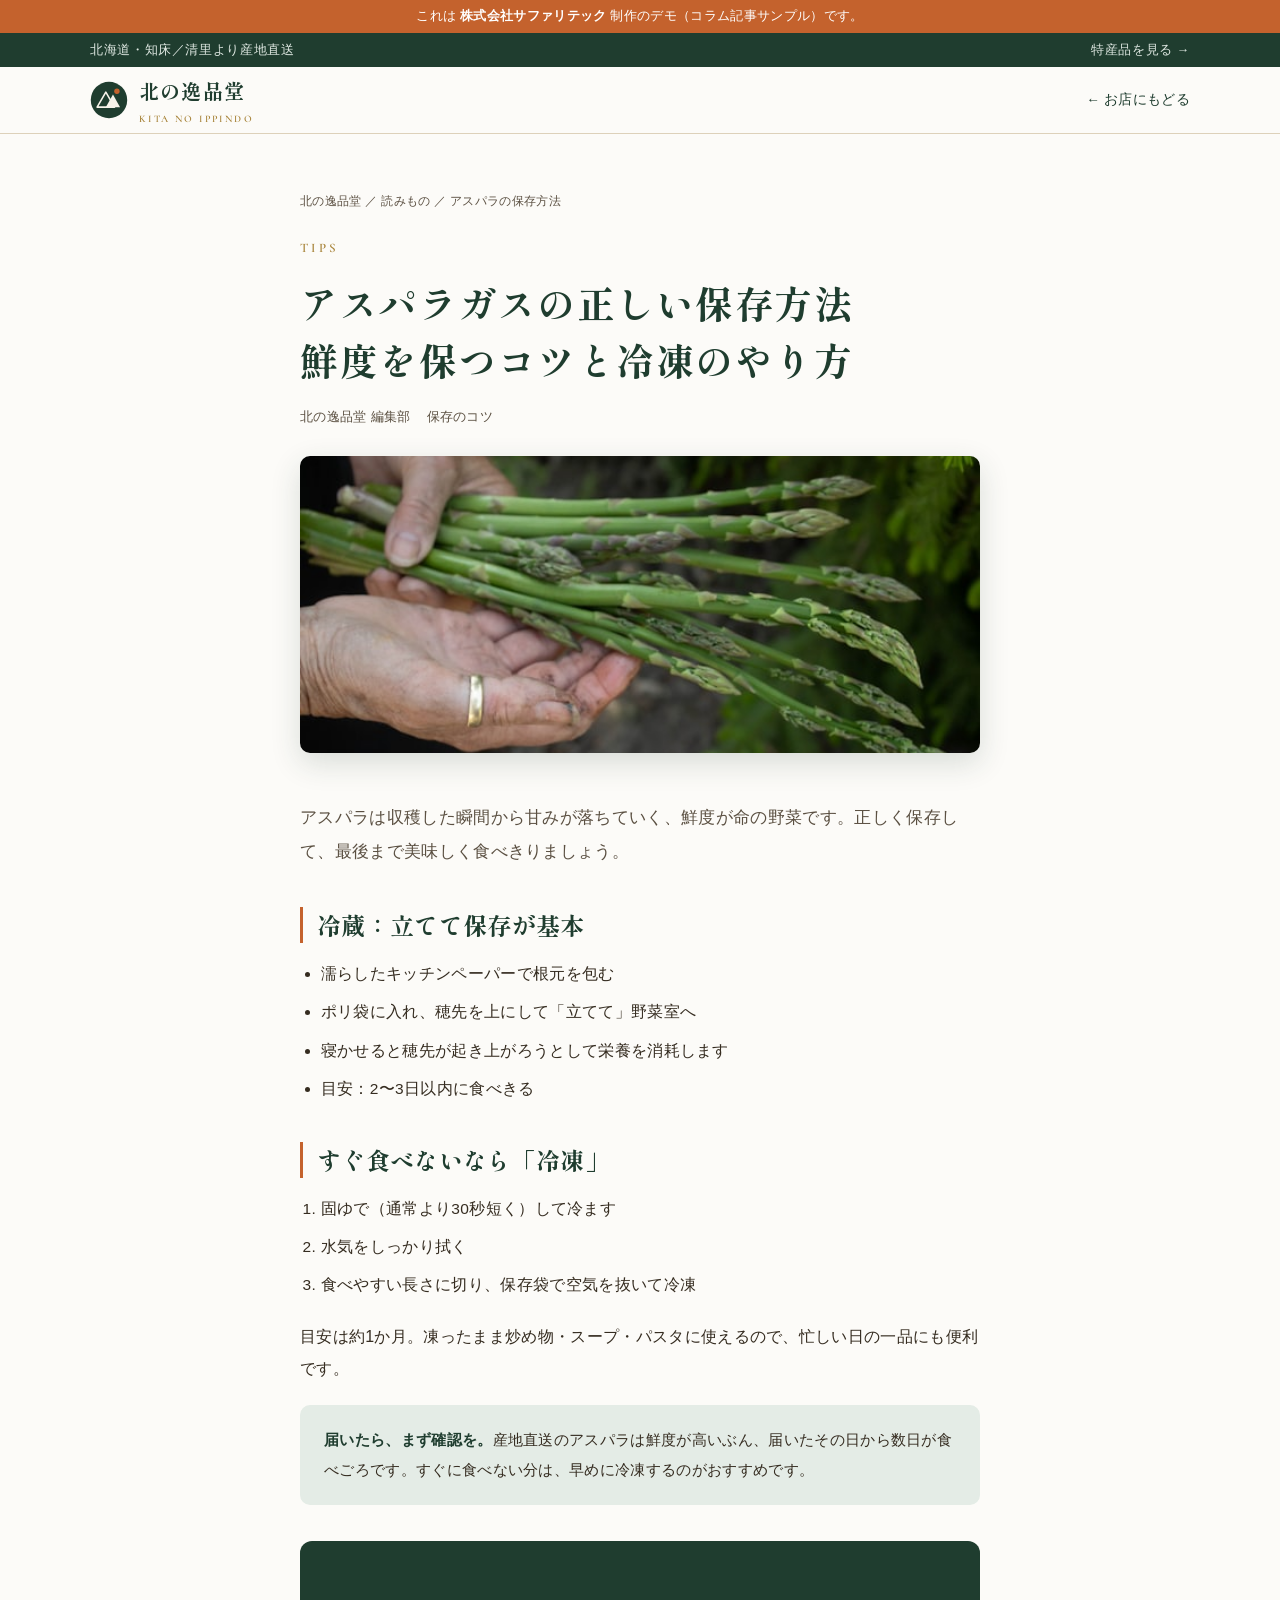
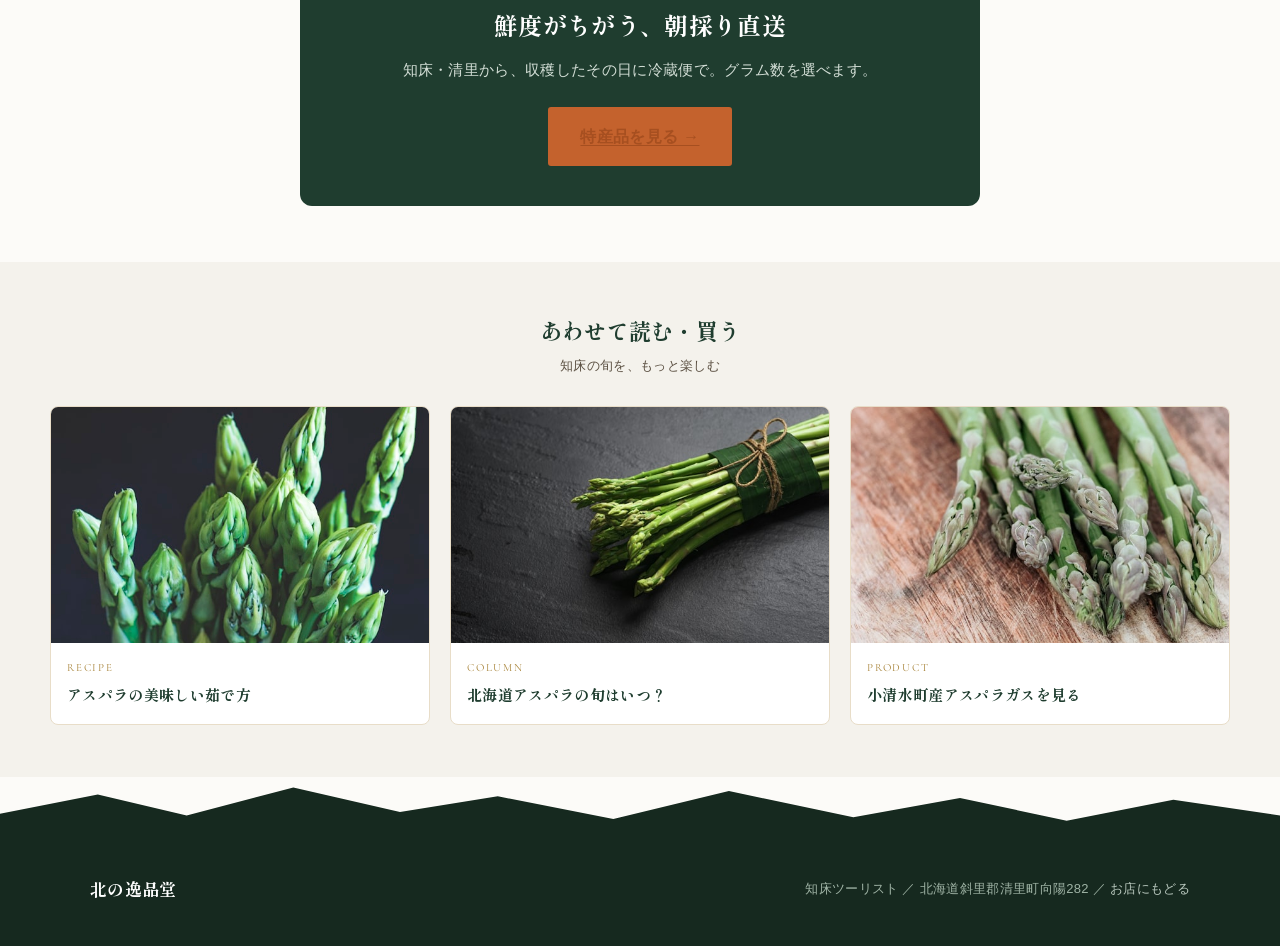
<file: blog/asparagus-hozon.html>
<!DOCTYPE html>
<html lang="ja">
<head>
<meta charset="UTF-8" />
<meta name="viewport" content="width=device-width, initial-scale=1.0" />
<title>アスパラガスの正しい保存方法｜鮮度を保つコツと冷凍のやり方｜北の逸品堂</title>
<meta name="description" content="アスパラガスを長持ちさせる保存方法を産地直送の北の逸品堂が解説。冷蔵は立てて、すぐ食べないなら冷凍。鮮度を逃さない下処理のコツ。" />
<meta name="robots" content="noindex,nofollow" />
<link rel="preconnect" href="https://fonts.googleapis.com" />
<link rel="preconnect" href="https://fonts.gstatic.com" crossorigin />
<link href="https://fonts.googleapis.com/css2?family=Shippori+Mincho+B1:wght@500;600;700;800&family=Zen+Kaku+Gothic+New:wght@400;500;700&family=Cormorant:ital,wght@0,500;0,600;1,500&display=swap" rel="stylesheet" />
<link rel="stylesheet" href="../assets/article.css" />
<script type="application/ld+json">
{"@context":"https://schema.org","@type":"Article","headline":"アスパラガスの正しい保存方法｜鮮度を保つコツと冷凍のやり方","image":"https://kobayashiyk.github.io/kita-no-ippindo-renewal-preview/assets/img/asparagus5.jpg","author":{"@type":"Organization","name":"北の逸品堂"},"publisher":{"@type":"Organization","name":"北の逸品堂"},"description":"アスパラガスを長持ちさせる保存方法と冷凍のやり方を解説。"}
</script>
<script type="application/ld+json">
{"@context":"https://schema.org","@type":"BreadcrumbList","itemListElement":[{"@type":"ListItem","position":1,"name":"北の逸品堂","item":"https://kobayashiyk.github.io/kita-no-ippindo-renewal-preview/"},{"@type":"ListItem","position":2,"name":"読みもの"},{"@type":"ListItem","position":3,"name":"アスパラの保存方法"}]}
</script>
</head>
<body>
<div class="demobar">これは <b>株式会社サファリテック</b> 制作のデモ（コラム記事サンプル）です。</div>
<div class="topbar"><div class="wrap"><span>北海道・知床／清里より産地直送</span><a href="../index.html#products">特産品を見る →</a></div></div>
<header class="site"><div class="wrap hd">
  <a href="../index.html" class="brand">
    <svg width="38" height="38" viewBox="0 0 48 48" fill="none" aria-hidden="true"><circle cx="24" cy="24" r="23" fill="#1F3D2F"/><path d="M9 33 L20 14 L31 33 Z" fill="none" stroke="#F7F3EA" stroke-width="2" stroke-linejoin="round"/><path d="M20 33 L29 17 L38 33 Z" fill="#F7F3EA"/><circle cx="34" cy="13" r="3.4" fill="#C4622D"/></svg>
    <span class="bn">北の逸品堂<span class="bs">Kita no Ippindo</span></span>
  </a>
  <a href="../index.html" class="back">← お店にもどる</a>
</div></header>

<article>
  <div class="ahero"><div class="wrap read">
    <p class="crumbs"><a href="../index.html">北の逸品堂</a> ／ 読みもの ／ アスパラの保存方法</p>
    <span class="cat">Tips</span>
    <h1>アスパラガスの正しい保存方法<br>鮮度を保つコツと冷凍のやり方</h1>
    <div class="ameta"><span>北の逸品堂 編集部</span><span>保存のコツ</span></div>
  </div>
  <div class="wrap read"><div class="himg"><div class="pi" style="background-image:url('../assets/img/asparagus5.jpg')"></div></div></div>
  </div>

  <div class="abody"><div class="wrap read">
    <p class="lead">アスパラは収穫した瞬間から甘みが落ちていく、鮮度が命の野菜です。正しく保存して、最後まで美味しく食べきりましょう。</p>

    <h2>冷蔵：立てて保存が基本</h2>
    <ul>
      <li>濡らしたキッチンペーパーで根元を包む</li>
      <li>ポリ袋に入れ、穂先を上にして「立てて」野菜室へ</li>
      <li>寝かせると穂先が起き上がろうとして栄養を消耗します</li>
      <li>目安：2〜3日以内に食べきる</li>
    </ul>

    <h2>すぐ食べないなら「冷凍」</h2>
    <ol>
      <li>固ゆで（通常より30秒短く）して冷ます</li>
      <li>水気をしっかり拭く</li>
      <li>食べやすい長さに切り、保存袋で空気を抜いて冷凍</li>
    </ol>
    <p>目安は約1か月。凍ったまま炒め物・スープ・パスタに使えるので、忙しい日の一品にも便利です。</p>

    <div class="tip"><p><b>届いたら、まず確認を。</b>産地直送のアスパラは鮮度が高いぶん、届いたその日から数日が食べごろです。すぐに食べない分は、早めに冷凍するのがおすすめです。</p></div>

    <div class="cta-box">
      <h3>鮮度がちがう、朝採り直送</h3>
      <p>知床・清里から、収穫したその日に冷蔵便で。グラム数を選べます。</p>
      <a href="../index.html#products" class="btn">特産品を見る →</a>
    </div>
  </div></div>
</article>

<section class="related">
  <h2>あわせて読む・買う</h2>
  <p class="sub">知床の旬を、もっと楽しむ</p>
  <div class="rel-grid">
    <a class="rcard" href="asparagus-yudekata.html"><div class="ri" style="background-image:url('../assets/img/asparagus3.jpg')"></div><div class="rb"><div class="rt">Recipe</div><h3>アスパラの美味しい茹で方</h3></div></a>
    <a class="rcard" href="hokkaido-asparagus-shun.html"><div class="ri" style="background-image:url('../assets/img/asparagus1.jpg')"></div><div class="rb"><div class="rt">Column</div><h3>北海道アスパラの旬はいつ？</h3></div></a>
    <a class="rcard" href="../index.html#products"><div class="ri" style="background-image:url('../assets/img/asparagus2.jpg')"></div><div class="rb"><div class="rt">Product</div><h3>小清水町産アスパラガスを見る</h3></div></a>
  </div>
</section>

<svg class="ridge" viewBox="0 0 1440 64" preserveAspectRatio="none" aria-hidden="true"><path fill="currentColor" d="M0,64 L0,42 L110,20 L210,44 L330,12 L450,40 L560,22 L690,48 L820,16 L960,46 L1080,24 L1200,50 L1320,26 L1440,44 L1440,64 Z"/></svg>
<footer><div class="wrap">
  <span class="bn">北の逸品堂</span>
  <span>知床ツーリスト ／ 北海道斜里郡清里町向陽282 ／ <a href="../index.html">お店にもどる</a></span>
</div></footer>
</body>
</html>
</file>
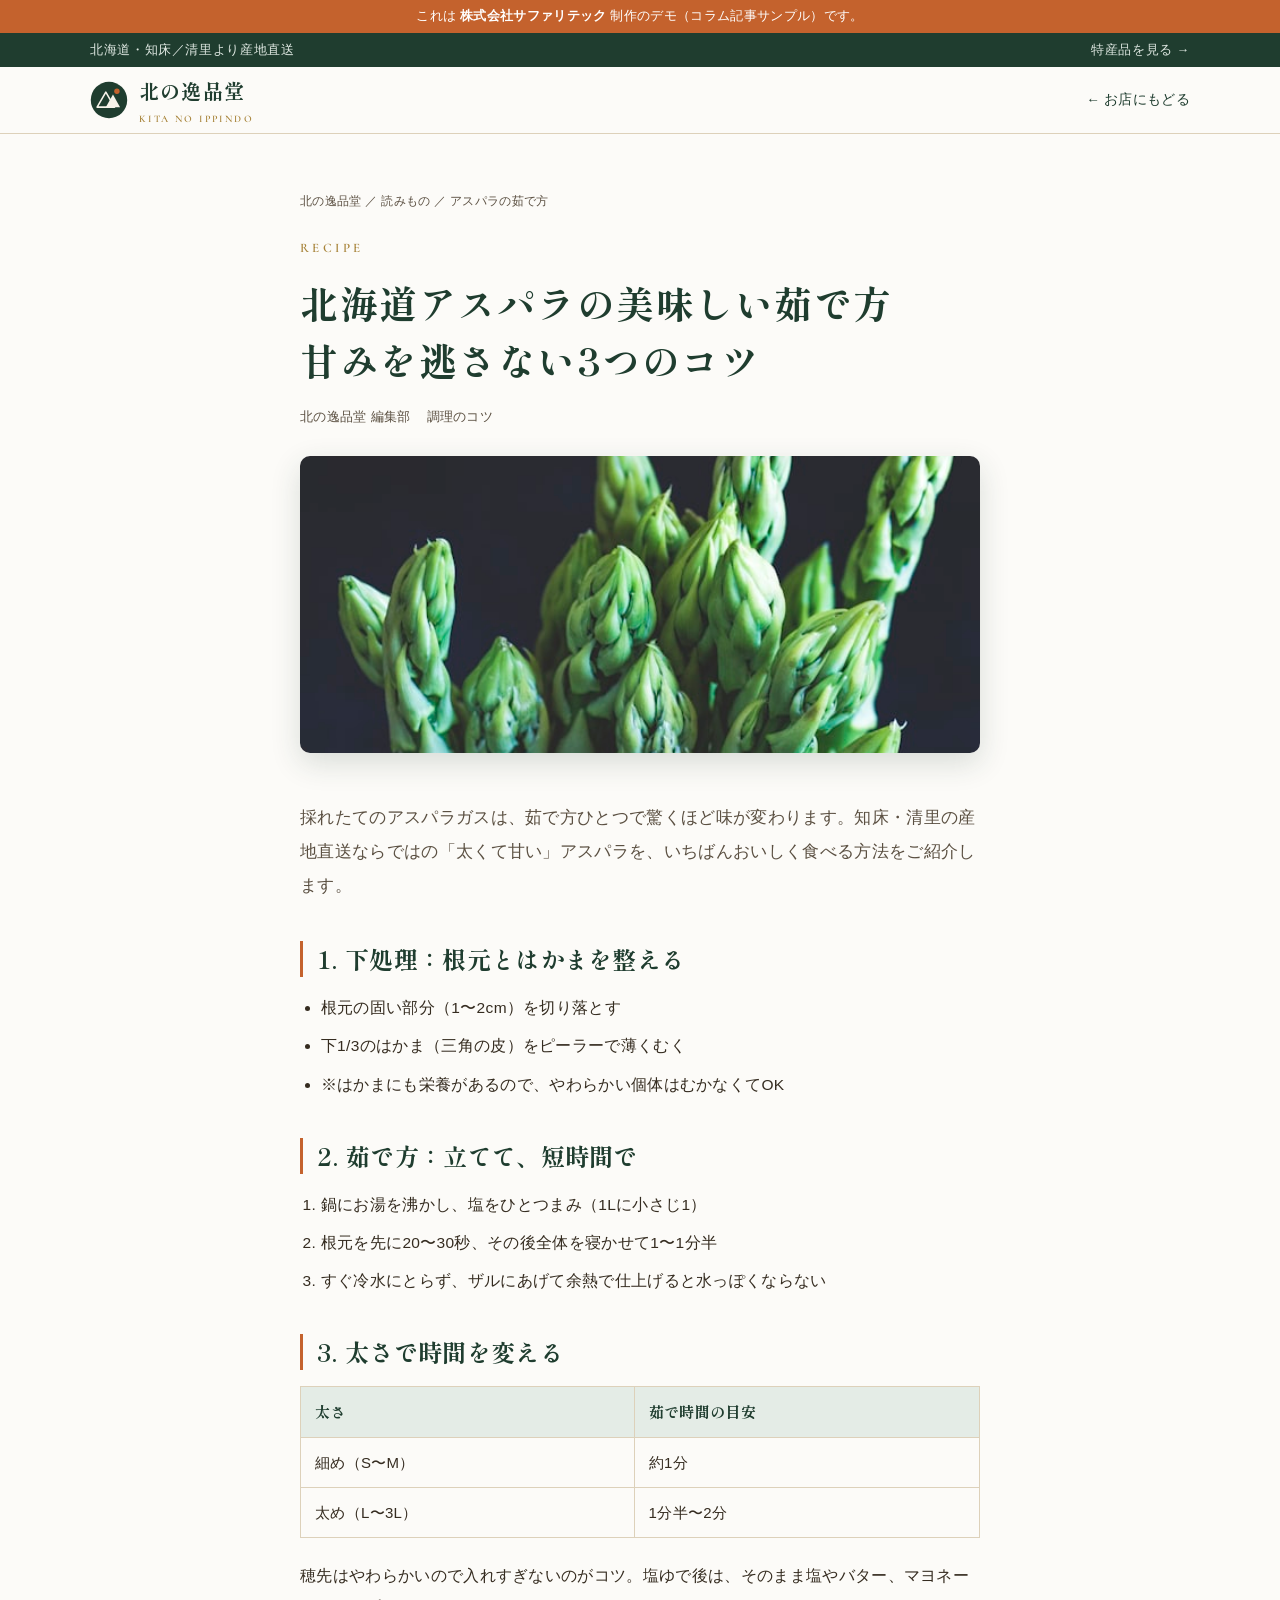
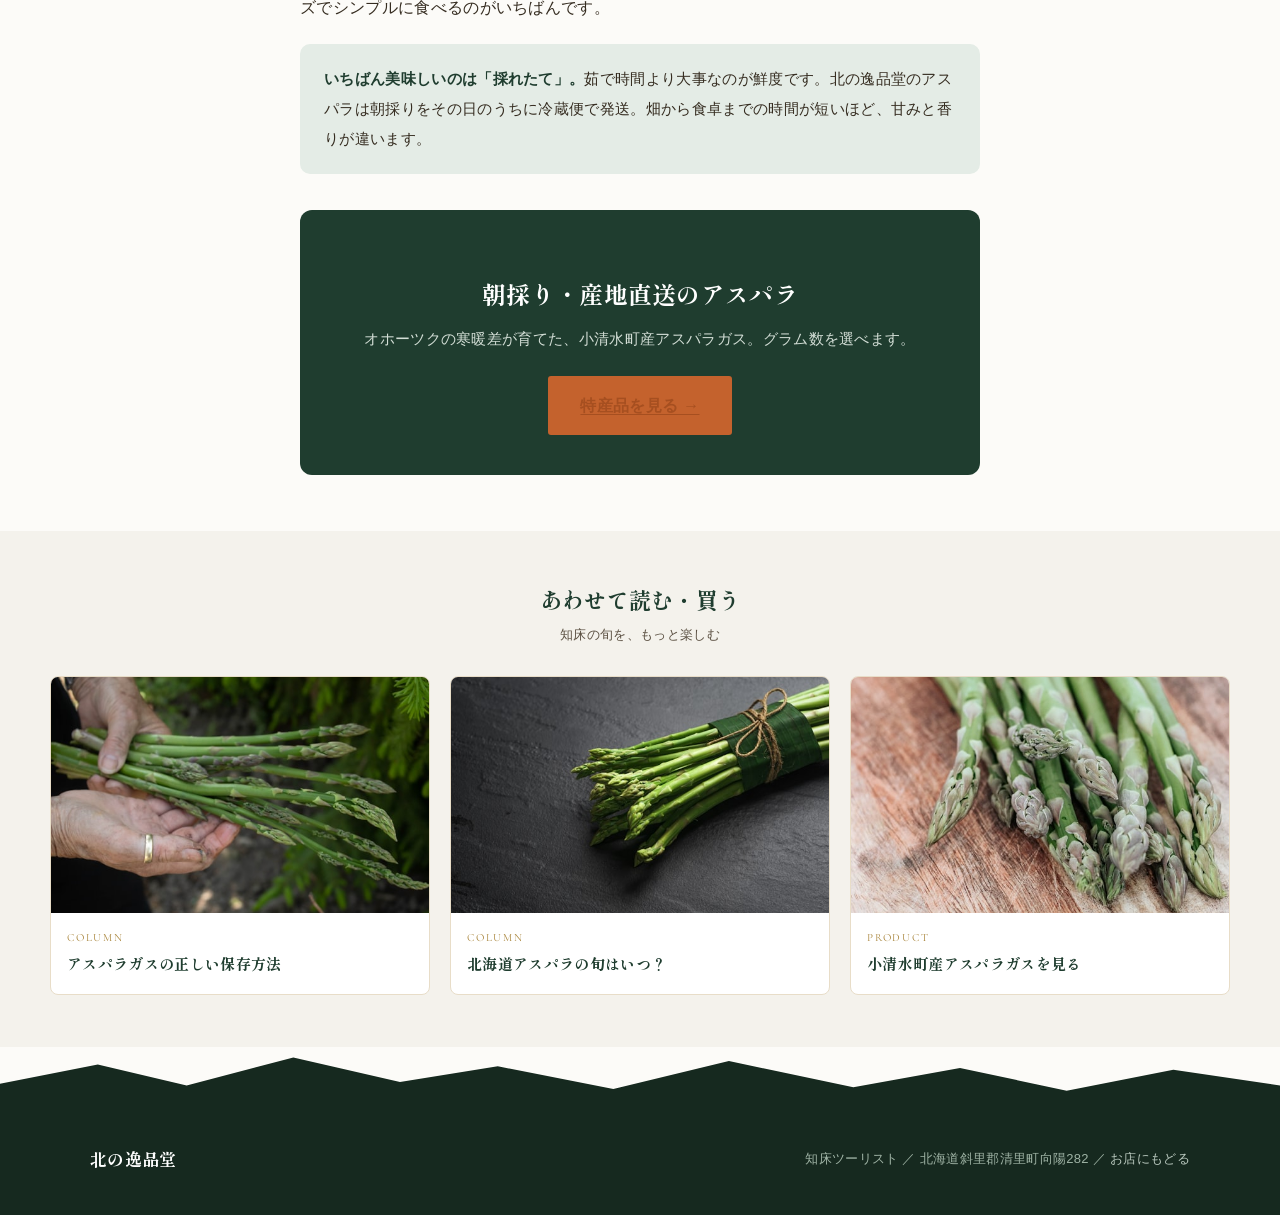
<file: blog/asparagus-yudekata.html>
<!DOCTYPE html>
<html lang="ja">
<head>
<meta charset="UTF-8" />
<meta name="viewport" content="width=device-width, initial-scale=1.0" />
<title>北海道アスパラの美味しい茹で方｜甘みを逃さない3つのコツ｜北の逸品堂</title>
<meta name="description" content="北海道・知床産アスパラを一番おいしく食べる茹で方を、産地直送の北の逸品堂が解説。甘みと食感を最大限に引き出す下処理・時間・塩加減のコツ。" />
<meta name="robots" content="noindex,nofollow" />
<link rel="preconnect" href="https://fonts.googleapis.com" />
<link rel="preconnect" href="https://fonts.gstatic.com" crossorigin />
<link href="https://fonts.googleapis.com/css2?family=Shippori+Mincho+B1:wght@500;600;700;800&family=Zen+Kaku+Gothic+New:wght@400;500;700&family=Cormorant:ital,wght@0,500;0,600;1,500&display=swap" rel="stylesheet" />
<link rel="stylesheet" href="../assets/article.css" />
<script type="application/ld+json">
{"@context":"https://schema.org","@type":"Article","headline":"北海道アスパラの美味しい茹で方｜甘みを逃さない3つのコツ","image":"https://kobayashiyk.github.io/kita-no-ippindo-renewal-preview/assets/img/asparagus3.jpg","author":{"@type":"Organization","name":"北の逸品堂"},"publisher":{"@type":"Organization","name":"北の逸品堂"},"description":"北海道・知床産アスパラを一番おいしく食べる茹で方を解説。"}
</script>
<script type="application/ld+json">
{"@context":"https://schema.org","@type":"BreadcrumbList","itemListElement":[{"@type":"ListItem","position":1,"name":"北の逸品堂","item":"https://kobayashiyk.github.io/kita-no-ippindo-renewal-preview/"},{"@type":"ListItem","position":2,"name":"読みもの"},{"@type":"ListItem","position":3,"name":"アスパラの茹で方"}]}
</script>
</head>
<body>
<div class="demobar">これは <b>株式会社サファリテック</b> 制作のデモ（コラム記事サンプル）です。</div>
<div class="topbar"><div class="wrap"><span>北海道・知床／清里より産地直送</span><a href="../index.html#products">特産品を見る →</a></div></div>
<header class="site"><div class="wrap hd">
  <a href="../index.html" class="brand">
    <svg width="38" height="38" viewBox="0 0 48 48" fill="none" aria-hidden="true"><circle cx="24" cy="24" r="23" fill="#1F3D2F"/><path d="M9 33 L20 14 L31 33 Z" fill="none" stroke="#F7F3EA" stroke-width="2" stroke-linejoin="round"/><path d="M20 33 L29 17 L38 33 Z" fill="#F7F3EA"/><circle cx="34" cy="13" r="3.4" fill="#C4622D"/></svg>
    <span class="bn">北の逸品堂<span class="bs">Kita no Ippindo</span></span>
  </a>
  <a href="../index.html" class="back">← お店にもどる</a>
</div></header>

<article>
  <div class="ahero"><div class="wrap read">
    <p class="crumbs"><a href="../index.html">北の逸品堂</a> ／ 読みもの ／ アスパラの茹で方</p>
    <span class="cat">Recipe</span>
    <h1>北海道アスパラの美味しい茹で方<br>甘みを逃さない3つのコツ</h1>
    <div class="ameta"><span>北の逸品堂 編集部</span><span>調理のコツ</span></div>
  </div>
  <div class="wrap read"><div class="himg"><div class="pi" style="background-image:url('../assets/img/asparagus3.jpg')"></div></div></div>
  </div>

  <div class="abody"><div class="wrap read">
    <p class="lead">採れたてのアスパラガスは、茹で方ひとつで驚くほど味が変わります。知床・清里の産地直送ならではの「太くて甘い」アスパラを、いちばんおいしく食べる方法をご紹介します。</p>

    <h2>1. 下処理：根元とはかまを整える</h2>
    <ul>
      <li>根元の固い部分（1〜2cm）を切り落とす</li>
      <li>下1/3のはかま（三角の皮）をピーラーで薄くむく</li>
      <li>※はかまにも栄養があるので、やわらかい個体はむかなくてOK</li>
    </ul>

    <h2>2. 茹で方：立てて、短時間で</h2>
    <ol>
      <li>鍋にお湯を沸かし、塩をひとつまみ（1Lに小さじ1）</li>
      <li>根元を先に20〜30秒、その後全体を寝かせて1〜1分半</li>
      <li>すぐ冷水にとらず、ザルにあげて余熱で仕上げると水っぽくならない</li>
    </ol>

    <h2>3. 太さで時間を変える</h2>
    <table>
      <tr><th>太さ</th><th>茹で時間の目安</th></tr>
      <tr><td>細め（S〜M）</td><td>約1分</td></tr>
      <tr><td>太め（L〜3L）</td><td>1分半〜2分</td></tr>
    </table>
    <p>穂先はやわらかいので入れすぎないのがコツ。塩ゆで後は、そのまま塩やバター、マヨネーズでシンプルに食べるのがいちばんです。</p>

    <div class="tip"><p><b>いちばん美味しいのは「採れたて」。</b>茹で時間より大事なのが鮮度です。北の逸品堂のアスパラは朝採りをその日のうちに冷蔵便で発送。畑から食卓までの時間が短いほど、甘みと香りが違います。</p></div>

    <div class="cta-box">
      <h3>朝採り・産地直送のアスパラ</h3>
      <p>オホーツクの寒暖差が育てた、小清水町産アスパラガス。グラム数を選べます。</p>
      <a href="../index.html#products" class="btn">特産品を見る →</a>
    </div>
  </div></div>
</article>

<section class="related">
  <h2>あわせて読む・買う</h2>
  <p class="sub">知床の旬を、もっと楽しむ</p>
  <div class="rel-grid">
    <a class="rcard" href="asparagus-hozon.html"><div class="ri" style="background-image:url('../assets/img/asparagus5.jpg')"></div><div class="rb"><div class="rt">Column</div><h3>アスパラガスの正しい保存方法</h3></div></a>
    <a class="rcard" href="hokkaido-asparagus-shun.html"><div class="ri" style="background-image:url('../assets/img/asparagus1.jpg')"></div><div class="rb"><div class="rt">Column</div><h3>北海道アスパラの旬はいつ？</h3></div></a>
    <a class="rcard" href="../index.html#products"><div class="ri" style="background-image:url('../assets/img/asparagus2.jpg')"></div><div class="rb"><div class="rt">Product</div><h3>小清水町産アスパラガスを見る</h3></div></a>
  </div>
</section>

<svg class="ridge" viewBox="0 0 1440 64" preserveAspectRatio="none" aria-hidden="true"><path fill="currentColor" d="M0,64 L0,42 L110,20 L210,44 L330,12 L450,40 L560,22 L690,48 L820,16 L960,46 L1080,24 L1200,50 L1320,26 L1440,44 L1440,64 Z"/></svg>
<footer><div class="wrap">
  <span class="bn">北の逸品堂</span>
  <span>知床ツーリスト ／ 北海道斜里郡清里町向陽282 ／ <a href="../index.html">お店にもどる</a></span>
</div></footer>
</body>
</html>
</file>
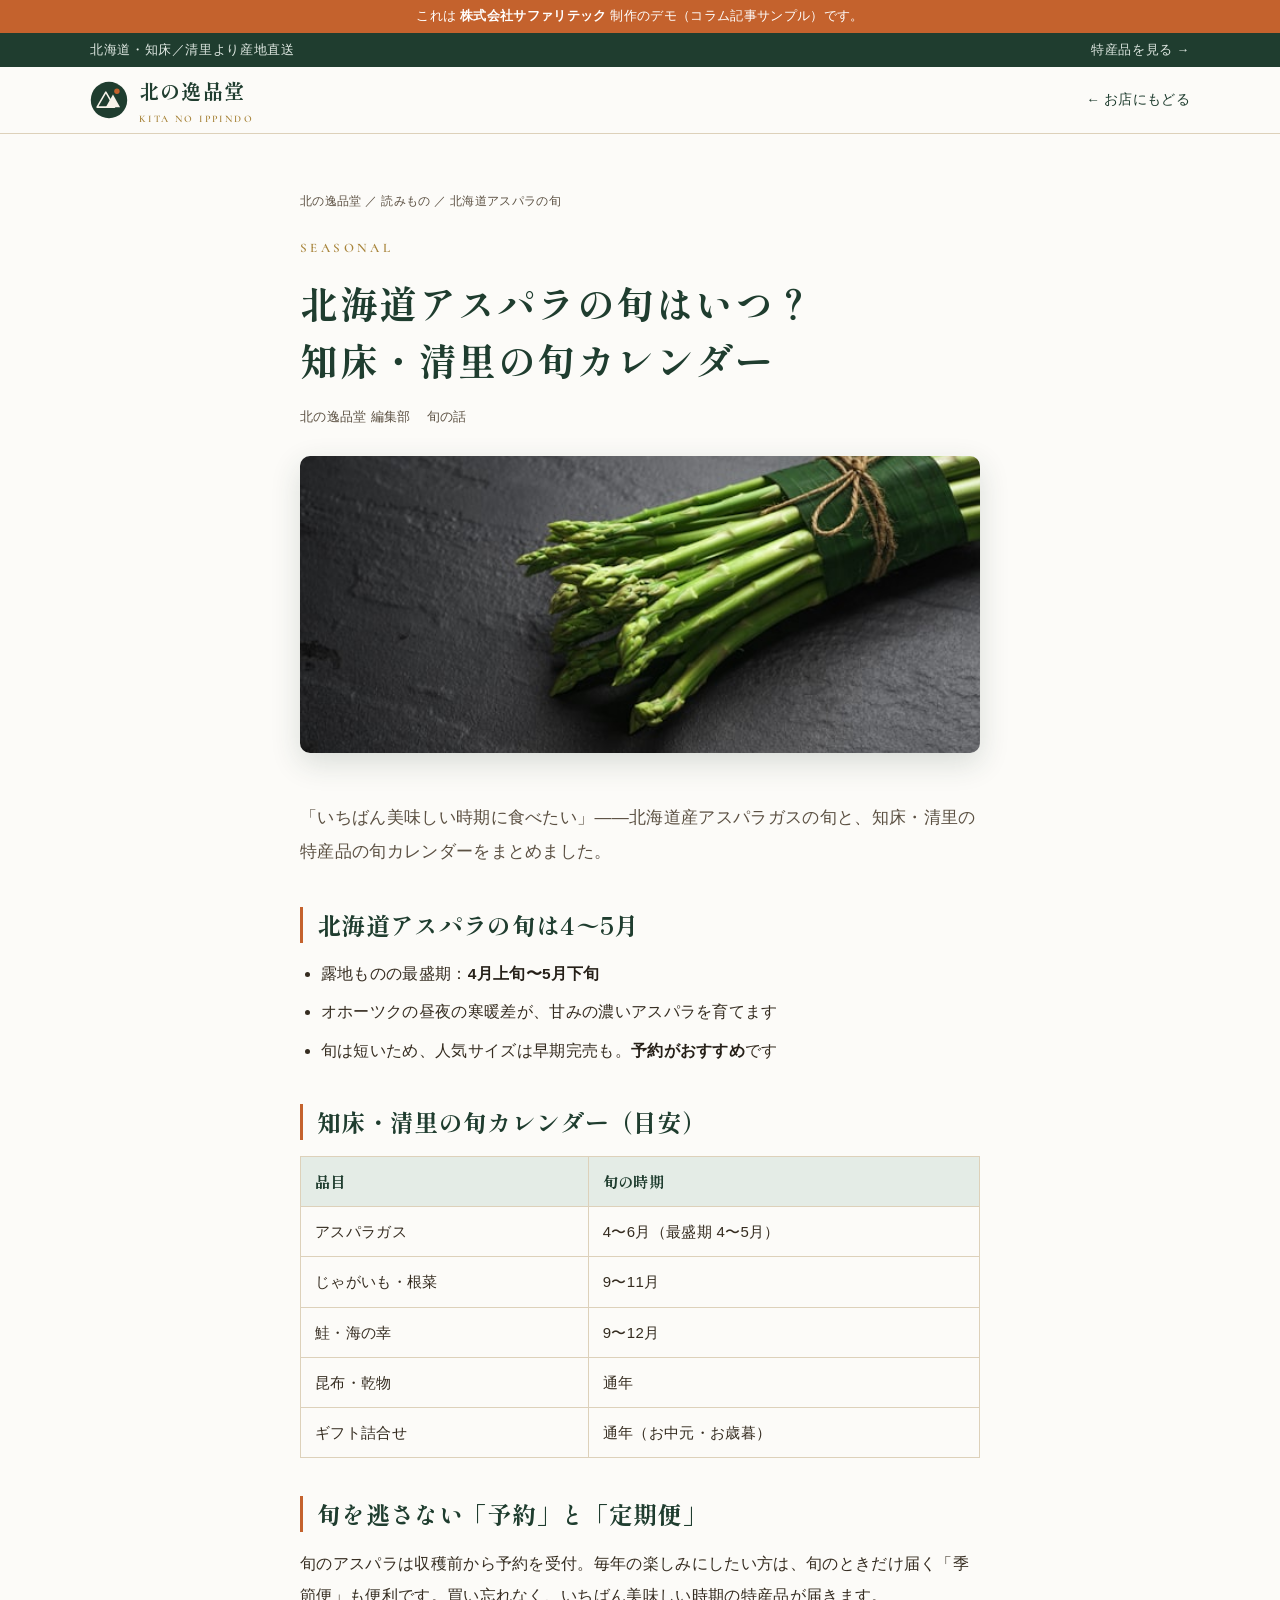
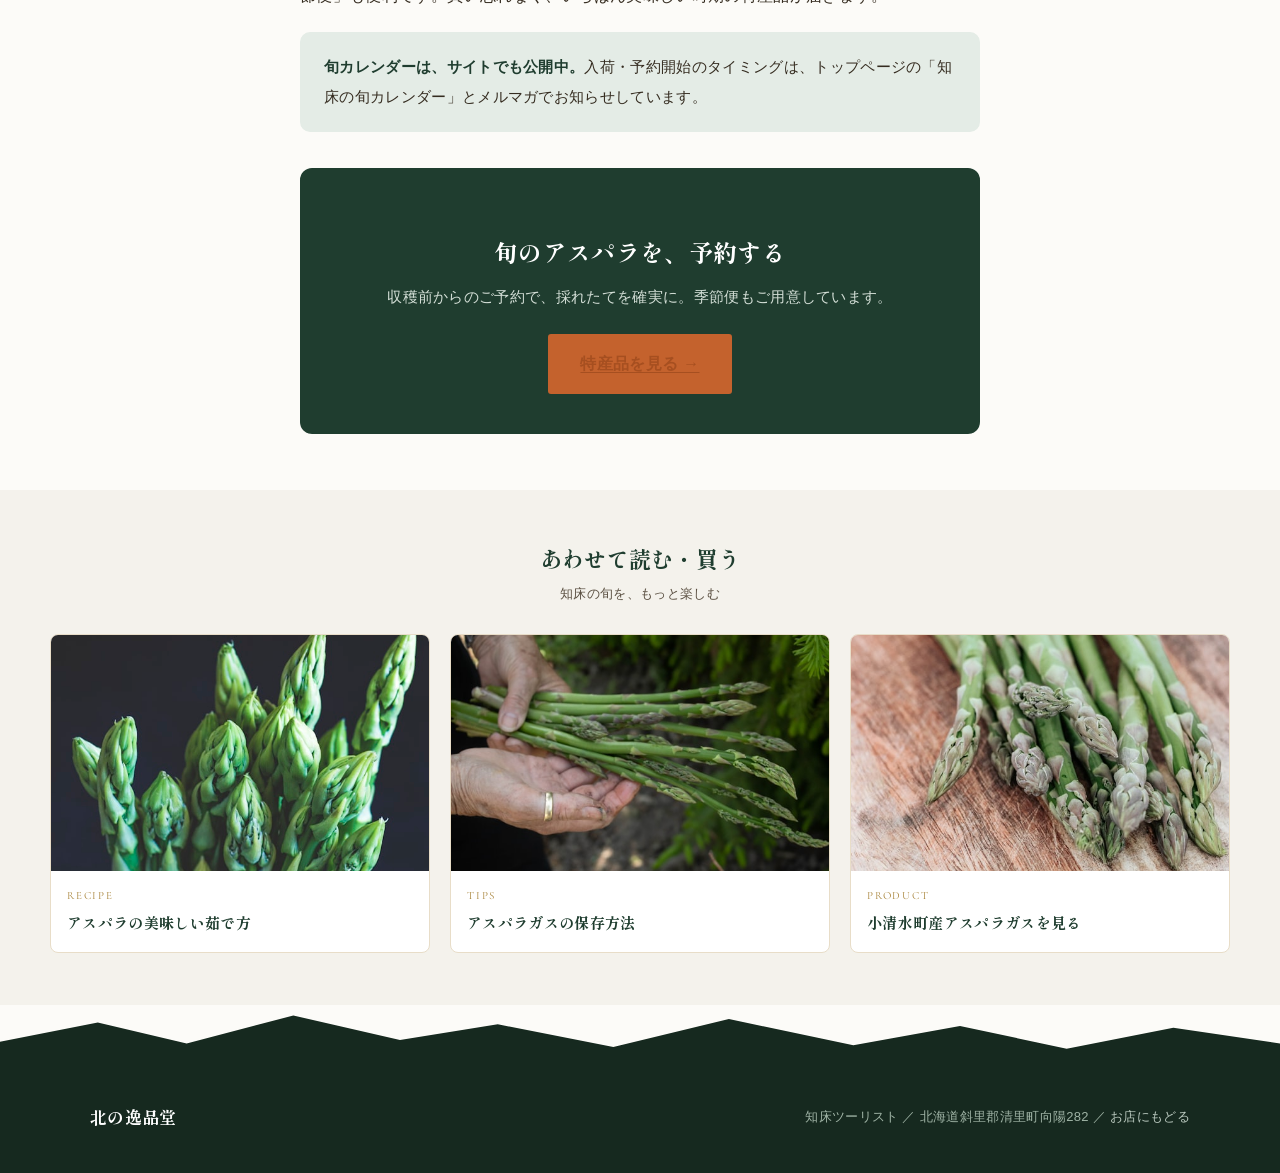
<file: blog/hokkaido-asparagus-shun.html>
<!DOCTYPE html>
<html lang="ja">
<head>
<meta charset="UTF-8" />
<meta name="viewport" content="width=device-width, initial-scale=1.0" />
<title>北海道アスパラの旬はいつ？知床・清里の旬カレンダー｜北の逸品堂</title>
<meta name="description" content="北海道産アスパラガスの旬の時期を、知床・清里の産地直送 北の逸品堂が解説。最盛期は4〜5月。予約のタイミングや北海道特産品の旬カレンダーも紹介。" />
<meta name="robots" content="noindex,nofollow" />
<link rel="preconnect" href="https://fonts.googleapis.com" />
<link rel="preconnect" href="https://fonts.gstatic.com" crossorigin />
<link href="https://fonts.googleapis.com/css2?family=Shippori+Mincho+B1:wght@500;600;700;800&family=Zen+Kaku+Gothic+New:wght@400;500;700&family=Cormorant:ital,wght@0,500;0,600;1,500&display=swap" rel="stylesheet" />
<link rel="stylesheet" href="../assets/article.css" />
<script type="application/ld+json">
{"@context":"https://schema.org","@type":"Article","headline":"北海道アスパラの旬はいつ？知床・清里の旬カレンダー","image":"https://kobayashiyk.github.io/kita-no-ippindo-renewal-preview/assets/img/asparagus1.jpg","author":{"@type":"Organization","name":"北の逸品堂"},"publisher":{"@type":"Organization","name":"北の逸品堂"},"description":"北海道産アスパラガスの旬の時期と、知床・清里の旬カレンダーを紹介。"}
</script>
<script type="application/ld+json">
{"@context":"https://schema.org","@type":"BreadcrumbList","itemListElement":[{"@type":"ListItem","position":1,"name":"北の逸品堂","item":"https://kobayashiyk.github.io/kita-no-ippindo-renewal-preview/"},{"@type":"ListItem","position":2,"name":"読みもの"},{"@type":"ListItem","position":3,"name":"北海道アスパラの旬"}]}
</script>
</head>
<body>
<div class="demobar">これは <b>株式会社サファリテック</b> 制作のデモ（コラム記事サンプル）です。</div>
<div class="topbar"><div class="wrap"><span>北海道・知床／清里より産地直送</span><a href="../index.html#products">特産品を見る →</a></div></div>
<header class="site"><div class="wrap hd">
  <a href="../index.html" class="brand">
    <svg width="38" height="38" viewBox="0 0 48 48" fill="none" aria-hidden="true"><circle cx="24" cy="24" r="23" fill="#1F3D2F"/><path d="M9 33 L20 14 L31 33 Z" fill="none" stroke="#F7F3EA" stroke-width="2" stroke-linejoin="round"/><path d="M20 33 L29 17 L38 33 Z" fill="#F7F3EA"/><circle cx="34" cy="13" r="3.4" fill="#C4622D"/></svg>
    <span class="bn">北の逸品堂<span class="bs">Kita no Ippindo</span></span>
  </a>
  <a href="../index.html" class="back">← お店にもどる</a>
</div></header>

<article>
  <div class="ahero"><div class="wrap read">
    <p class="crumbs"><a href="../index.html">北の逸品堂</a> ／ 読みもの ／ 北海道アスパラの旬</p>
    <span class="cat">Seasonal</span>
    <h1>北海道アスパラの旬はいつ？<br>知床・清里の旬カレンダー</h1>
    <div class="ameta"><span>北の逸品堂 編集部</span><span>旬の話</span></div>
  </div>
  <div class="wrap read"><div class="himg"><div class="pi" style="background-image:url('../assets/img/asparagus1.jpg')"></div></div></div>
  </div>

  <div class="abody"><div class="wrap read">
    <p class="lead">「いちばん美味しい時期に食べたい」——北海道産アスパラガスの旬と、知床・清里の特産品の旬カレンダーをまとめました。</p>

    <h2>北海道アスパラの旬は4〜5月</h2>
    <ul>
      <li>露地ものの最盛期：<strong>4月上旬〜5月下旬</strong></li>
      <li>オホーツクの昼夜の寒暖差が、甘みの濃いアスパラを育てます</li>
      <li>旬は短いため、人気サイズは早期完売も。<strong>予約がおすすめ</strong>です</li>
    </ul>

    <h2>知床・清里の旬カレンダー（目安）</h2>
    <table>
      <tr><th>品目</th><th>旬の時期</th></tr>
      <tr><td>アスパラガス</td><td>4〜6月（最盛期 4〜5月）</td></tr>
      <tr><td>じゃがいも・根菜</td><td>9〜11月</td></tr>
      <tr><td>鮭・海の幸</td><td>9〜12月</td></tr>
      <tr><td>昆布・乾物</td><td>通年</td></tr>
      <tr><td>ギフト詰合せ</td><td>通年（お中元・お歳暮）</td></tr>
    </table>

    <h2>旬を逃さない「予約」と「定期便」</h2>
    <p>旬のアスパラは収穫前から予約を受付。毎年の楽しみにしたい方は、旬のときだけ届く「季節便」も便利です。買い忘れなく、いちばん美味しい時期の特産品が届きます。</p>

    <div class="tip"><p><b>旬カレンダーは、サイトでも公開中。</b>入荷・予約開始のタイミングは、トップページの「知床の旬カレンダー」とメルマガでお知らせしています。</p></div>

    <div class="cta-box">
      <h3>旬のアスパラを、予約する</h3>
      <p>収穫前からのご予約で、採れたてを確実に。季節便もご用意しています。</p>
      <a href="../index.html#products" class="btn">特産品を見る →</a>
    </div>
  </div></div>
</article>

<section class="related">
  <h2>あわせて読む・買う</h2>
  <p class="sub">知床の旬を、もっと楽しむ</p>
  <div class="rel-grid">
    <a class="rcard" href="asparagus-yudekata.html"><div class="ri" style="background-image:url('../assets/img/asparagus3.jpg')"></div><div class="rb"><div class="rt">Recipe</div><h3>アスパラの美味しい茹で方</h3></div></a>
    <a class="rcard" href="asparagus-hozon.html"><div class="ri" style="background-image:url('../assets/img/asparagus5.jpg')"></div><div class="rb"><div class="rt">Tips</div><h3>アスパラガスの保存方法</h3></div></a>
    <a class="rcard" href="../index.html#products"><div class="ri" style="background-image:url('../assets/img/asparagus2.jpg')"></div><div class="rb"><div class="rt">Product</div><h3>小清水町産アスパラガスを見る</h3></div></a>
  </div>
</section>

<svg class="ridge" viewBox="0 0 1440 64" preserveAspectRatio="none" aria-hidden="true"><path fill="currentColor" d="M0,64 L0,42 L110,20 L210,44 L330,12 L450,40 L560,22 L690,48 L820,16 L960,46 L1080,24 L1200,50 L1320,26 L1440,44 L1440,64 Z"/></svg>
<footer><div class="wrap">
  <span class="bn">北の逸品堂</span>
  <span>知床ツーリスト ／ 北海道斜里郡清里町向陽282 ／ <a href="../index.html">お店にもどる</a></span>
</div></footer>
</body>
</html>
</file>
<file: assets/article.css>
:root{
  --paper:#FCFBF8; --paper-2:#F4F2EC; --forest:#1F3D2F; --forest-2:#2D5A43; --soft:#E4ECE6;
  --autumn:#C4622D; --autumn-d:#A64F20; --ink:#251F17; --ink-2:#352C20; --ink-soft:#5B5042;
  --gold:#A8843A; --line:#DDD1BA; --line-soft:#E8DDC8; --ocean:#1F5F6E; --white:#fff;
  --mincho:"Shippori Mincho B1", serif;
  --gothic:"Zen Kaku Gothic New","Noto Sans JP",sans-serif;
  --eng:"Cormorant", serif;
  --maxw:1180px; --read:760px; --ease:cubic-bezier(.16,1,.3,1);
}
*{box-sizing:border-box;margin:0;padding:0;}
html{scroll-behavior:smooth;}
body{font-family:var(--gothic);color:var(--ink-2);background:var(--paper);font-size:16px;line-height:1.95;letter-spacing:.02em;text-wrap:pretty;-webkit-font-smoothing:antialiased;overflow-x:hidden;}
img{max-width:100%;display:block;}
a{color:inherit;text-decoration:none;}
.np{display:inline-block;}
.wrap{max-width:var(--maxw);margin:0 auto;padding:0 clamp(18px,5vw,40px);}
.read{max-width:var(--read);margin:0 auto;}
h1,h2,h3{font-family:var(--mincho);word-break:keep-all;overflow-wrap:anywhere;text-wrap:balance;line-height:1.5;}

/* topbar / header */
.topbar{background:var(--forest);color:#dfe8e2;font-size:12.5px;letter-spacing:.05em;}
.topbar .wrap{display:flex;justify-content:space-between;align-items:center;min-height:34px;}
.topbar a{color:#dfe8e2;}
header.site{position:sticky;top:0;z-index:50;background:rgba(252,251,248,.93);backdrop-filter:blur(10px);border-bottom:1px solid var(--line);}
.hd{display:flex;align-items:center;gap:16px;min-height:66px;}
.brand{display:flex;align-items:center;gap:11px;margin-right:auto;}
.brand .bn{font-family:var(--mincho);font-weight:800;font-size:20px;color:var(--forest);letter-spacing:.06em;}
.brand .bs{display:block;font-family:var(--eng);font-size:10px;letter-spacing:.24em;color:var(--gold);text-transform:uppercase;font-weight:600;}
.hd .back{font-size:13.5px;color:var(--forest);font-weight:500;display:inline-flex;align-items:center;gap:6px;}
.hd .back:hover{color:var(--autumn);}

/* hero */
.ahero{padding:clamp(34px,5vw,56px) 0 0;}
.crumbs{font-size:12px;color:var(--ink-soft);margin-bottom:18px;}
.crumbs a:hover{color:var(--autumn);}
.cat{font-family:var(--eng);font-size:13px;letter-spacing:.26em;text-transform:uppercase;color:var(--gold);font-weight:600;}
.ahero h1{font-size:clamp(25px,4vw,38px);color:var(--forest);margin-top:12px;line-height:1.5;letter-spacing:.04em;}
.ameta{margin-top:16px;font-size:13px;color:var(--ink-soft);display:flex;gap:16px;align-items:center;}
.ahero .himg{margin-top:26px;border-radius:10px;overflow:hidden;aspect-ratio:16/7;box-shadow:0 10px 30px rgba(31,61,47,.16);}
.ahero .himg .pi{width:100%;height:100%;background-size:cover;background-position:center;}

/* body */
.abody{padding:clamp(30px,5vw,48px) 0;}
.abody p{font-size:16px;line-height:2;color:var(--ink-2);margin:0 0 20px;}
.abody h2{font-size:clamp(19px,2.4vw,24px);color:var(--forest);margin:38px 0 16px;padding-left:14px;border-left:3px solid var(--autumn);}
.abody h3{font-size:17px;color:var(--forest);margin:26px 0 10px;}
.abody ul,.abody ol{margin:0 0 20px;padding-left:1.3em;}
.abody li{font-size:15.5px;line-height:1.95;margin-bottom:8px;}
.abody a{color:var(--autumn-d);text-decoration:underline;text-underline-offset:3px;}
.abody strong,.abody b{color:var(--ink);font-weight:700;}
.abody table{width:100%;border-collapse:collapse;margin:0 0 22px;font-size:15px;}
.abody th,.abody td{border:1px solid var(--line);padding:10px 14px;text-align:left;}
.abody th{background:var(--soft);color:var(--forest);font-weight:700;font-family:var(--mincho);}
.abody .lead{font-size:17px;color:var(--ink-soft);line-height:2;border-left:0;}
.tip{background:var(--soft);border-radius:10px;padding:20px 24px;margin:0 0 22px;}
.tip p{margin:0;font-size:15px;color:var(--ink-2);}
.tip b{color:var(--forest);}

/* CTA / related */
.cta-box{background:var(--forest);border-radius:12px;padding:clamp(26px,4vw,40px);text-align:center;color:#fff;margin:36px 0 8px;}
.cta-box h3{font-size:clamp(19px,2.4vw,24px);color:#fff;}
.cta-box p{color:#d3ded6;margin:12px 0 22px;font-size:15px;}
.btn{display:inline-flex;align-items:center;gap:10px;font-weight:700;font-size:16px;min-height:54px;padding:14px 32px;border-radius:3px;background:var(--autumn);color:#fff;transition:.25s;}
.btn:hover{background:var(--autumn-d);transform:translateY(-2px);}
.related{padding:clamp(34px,5vw,52px) 0;background:var(--paper-2);}
.related h2{font-size:22px;color:var(--forest);text-align:center;margin-bottom:6px;}
.related .sub{text-align:center;font-size:13px;color:var(--ink-soft);margin-bottom:28px;}
.rel-grid{display:grid;grid-template-columns:repeat(3,1fr);gap:20px;max-width:var(--maxw);margin:0 auto;}
.rcard{background:#fff;border:1px solid var(--line-soft);border-radius:8px;overflow:hidden;transition:.3s;}
.rcard:hover{transform:translateY(-5px);box-shadow:0 14px 30px rgba(31,61,47,.14);}
.rcard .ri{aspect-ratio:16/10;background-size:cover;background-position:center;}
.rcard .rb{padding:14px 16px 18px;}
.rcard .rt{font-family:var(--eng);font-size:11px;letter-spacing:.16em;text-transform:uppercase;color:var(--gold);}
.rcard h3{font-size:15px;color:var(--forest);margin-top:5px;line-height:1.5;}
@media(max-width:760px){.rel-grid{grid-template-columns:1fr;max-width:420px;}}

/* footer */
.ridge{display:block;width:100%;height:56px;color:#16291f;margin-bottom:-1px;}
footer{background:#16291f;color:#9fb3a5;padding:40px 0;font-size:13px;}
footer .wrap{display:flex;justify-content:space-between;gap:14px;flex-wrap:wrap;align-items:center;}
footer .bn{font-family:var(--mincho);color:#fff;font-weight:800;font-size:17px;}
footer a{color:#b8c7bd;}
footer a:hover{color:#f3c98e;}
.demobar{background:var(--autumn);color:#fff;text-align:center;font-size:12.5px;padding:7px 14px;line-height:1.5;}
</file>
